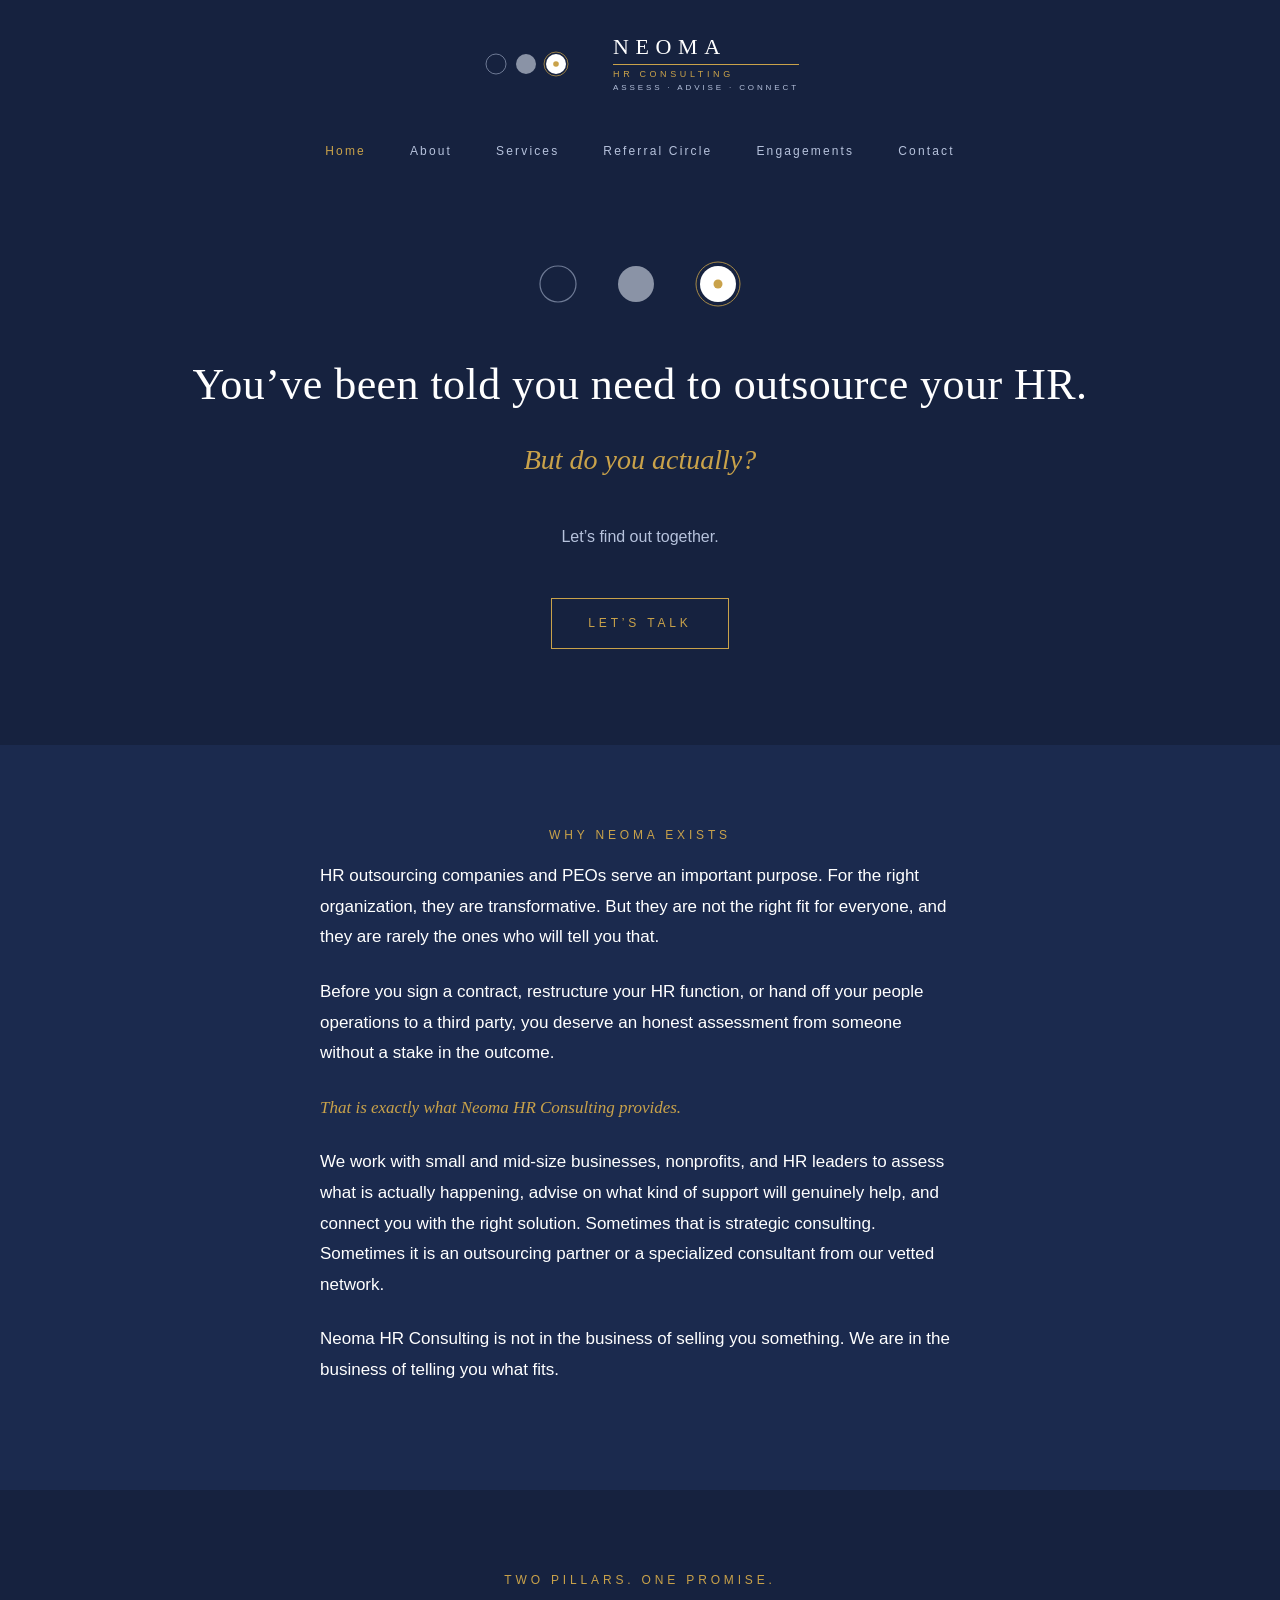
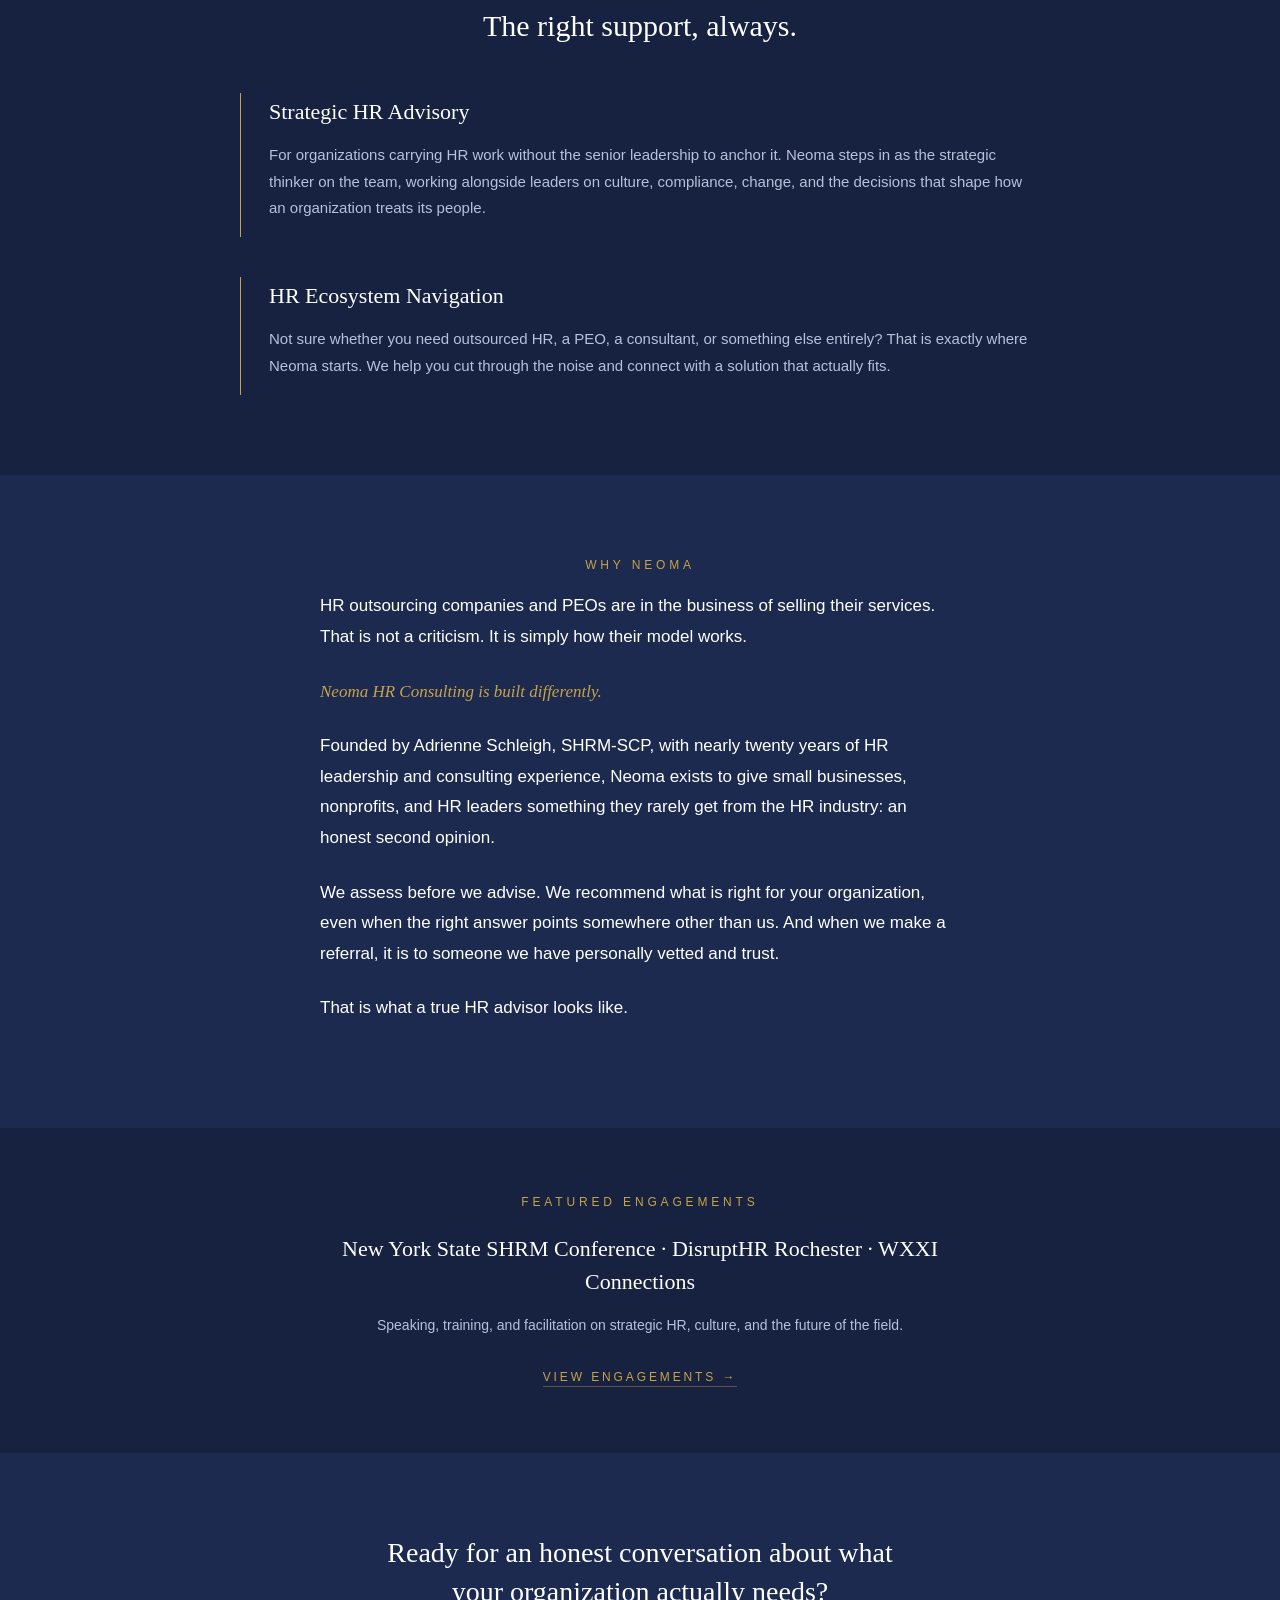
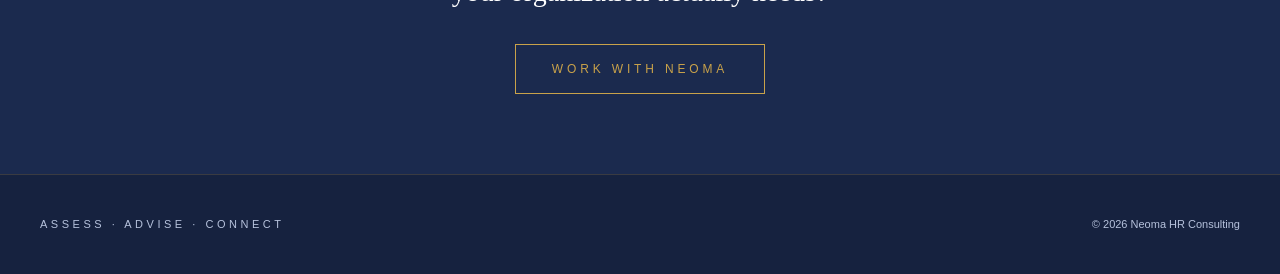
<file: index.html>
<!DOCTYPE html>
<html lang="en">
<head>
  <meta charset="UTF-8">
  <meta name="viewport" content="width=device-width, initial-scale=1.0">
  <title>Neoma HR Consulting · Strategic HR Advisory for Small Business & Nonprofits</title>
  <meta name="description" content="Independent strategic HR consulting for small businesses, nonprofits, and HR leaders. Honest advisory and ecosystem navigation. Rochester, NY.">
  <meta name="author" content="Adrienne Schleigh, Neoma HR Consulting">
  
  <meta property="og:type" content="website">
  <meta property="og:url" content="https://neomahr.com/">
  <meta property="og:title" content="Neoma HR Consulting · Assess. Advise. Connect.">
  <meta property="og:description" content="An honest second opinion for small businesses, nonprofits, and HR leaders weighing what kind of HR support actually fits.">
  <meta property="og:image" content="https://neomahr.com/assets/images/og-image.png">
  <meta property="og:site_name" content="Neoma HR Consulting">
  
  <meta name="twitter:card" content="summary_large_image">
  <meta name="twitter:title" content="Neoma HR Consulting · Assess. Advise. Connect.">
  <meta name="twitter:description" content="An honest second opinion for small businesses, nonprofits, and HR leaders weighing what kind of HR support actually fits.">
  <meta name="twitter:image" content="https://neomahr.com/assets/images/og-image.png">
  
  <link rel="icon" type="image/svg+xml" href="assets/images/favicon.svg">
  <link rel="icon" type="image/png" sizes="32x32" href="assets/images/favicon-32.png">
  <link rel="apple-touch-icon" sizes="180x180" href="assets/images/favicon-180.png">
  
  <link rel="canonical" href="https://neomahr.com/">
  
  <link rel="stylesheet" href="assets/styles.css">
  
  <script type="application/ld+json">
{
  "@context": "https://schema.org",
  "@type": "ProfessionalService",
  "name": "Neoma HR Consulting",
  "alternateName": "Neoma",
  "description": "Independent strategic HR consulting for small businesses, nonprofits, and HR leaders. Advisory and ecosystem navigation.",
  "url": "https://neomahr.com/",
  "logo": "https://neomahr.com/assets/images/og-image.png",
  "image": "https://neomahr.com/assets/images/og-image.png",
  "founder": {
    "@type": "Person",
    "name": "Adrienne Schleigh",
    "jobTitle": "Founder and Principal Consultant",
    "honorificSuffix": "SHRM-SCP",
    "sameAs": "https://www.linkedin.com/in/adrienne-schleigh-shrm-scp/"
  },
  "address": {
    "@type": "PostalAddress",
    "addressLocality": "Rochester",
    "addressRegion": "NY",
    "addressCountry": "US"
  },
  "areaServed": [
    {"@type": "Country", "name": "United States"},
    {"@type": "State", "name": "New York"}
  ],
  "slogan": "Assess. Advise. Connect.",
  "email": "hello@neomahr.com",
  "knowsAbout": [
    "Human Resources Consulting",
    "Strategic HR Advisory",
    "Nonprofit HR",
    "Organizational Development",
    "Change Management",
    "Compliance",
    "Workforce Strategy"
  ],
  "hasOfferCatalog": {
    "@type": "OfferCatalog",
    "name": "Neoma HR Consulting Services",
    "itemListElement": [
      {
        "@type": "Offer",
        "itemOffered": {
          "@type": "Service",
          "name": "Strategic HR Advisory",
          "description": "Senior HR thinking for organizations that do not need a full-time HR executive."
        }
      },
      {
        "@type": "Offer",
        "itemOffered": {
          "@type": "Service",
          "name": "HR Ecosystem Navigation",
          "description": "Helping organizations figure out what kind of HR support actually fits them."
        }
      }
    ]
  }
}
</script>
</head>
<body>

<a href="#main-content" class="skip-link">Skip to content</a>

<header class="site-header">
  <a href="index.html" class="logo-lockup">
    <svg width="106" height="30" viewBox="0 0 106 30" xmlns="http://www.w3.org/2000/svg" aria-label="Neoma logo">
      <circle cx="15" cy="15" r="10" fill="none" stroke="#6E7A95" stroke-width="1"/>
      <circle cx="45" cy="15" r="10" fill="#8A93A6"/>
      <circle cx="75" cy="15" r="12" fill="none" stroke="#C9A24A" stroke-width="0.7"/>
      <circle cx="75" cy="15" r="10" fill="#FFFFFF"/>
      <circle cx="75" cy="15" r="2.8" fill="#C9A24A"/>
    </svg>
    <div class="wordmark">
      <div class="name">NEOMA</div>
      <div class="rule"></div>
      <div class="descriptor">HR CONSULTING</div>
      <div class="tagline">ASSESS &middot; ADVISE &middot; CONNECT</div>
    </div>
  </a>
</header>

<nav class="site-nav">
  <div class="nav-items">
    <a href="index.html" class="active">Home</a>
    <a href="about.html">About</a>
    <a href="services.html">Services</a>
    <a href="referral-circle.html">Referral Circle</a>
    <a href="engagements.html">Engagements</a>
    <a href="contact.html">Contact</a>
  </div>
</nav>

<main id="main-content">

<section class="hero">
  <div class="moon-row">
    <svg aria-hidden="true" width="42" height="42" viewBox="0 0 42 42"><circle cx="21" cy="21" r="18" fill="none" stroke="#6E7A95" stroke-width="1.2"/></svg>
    <svg aria-hidden="true" width="42" height="42" viewBox="0 0 42 42"><circle cx="21" cy="21" r="18" fill="#8A93A6"/></svg>
    <svg aria-hidden="true" width="50" height="50" viewBox="0 0 50 50">
      <circle cx="25" cy="25" r="22" fill="none" stroke="#C9A24A" stroke-width="0.8"/>
      <circle cx="25" cy="25" r="18" fill="#FFFFFF"/>
      <circle cx="25" cy="25" r="4.5" fill="#C9A24A"/>
    </svg>
  </div>

  <h1>You&rsquo;ve been told you need to outsource your HR.</h1>
  <p class="question">But do you actually?</p>
  <p class="invitation">Let&rsquo;s find out together.</p>

  <a href="contact.html" class="btn">Let&rsquo;s Talk</a>
</section>

<section class="section section-light">
  <div class="section-narrow">
    <p class="eyebrow">Why Neoma Exists</p>
    <div class="prose">
      <p>HR outsourcing companies and PEOs serve an important purpose. For the right organization, they are transformative. But they are not the right fit for everyone, and they are rarely the ones who will tell you that.</p>
      <p>Before you sign a contract, restructure your HR function, or hand off your people operations to a third party, you deserve an honest assessment from someone without a stake in the outcome.</p>
      <p class="italic-gold">That is exactly what Neoma HR Consulting provides.</p>
      <p>We work with small and mid-size businesses, nonprofits, and HR leaders to assess what is actually happening, advise on what kind of support will genuinely help, and connect you with the right solution. Sometimes that is strategic consulting. Sometimes it is an outsourcing partner or a specialized consultant from our vetted network.</p>
      <p>Neoma HR Consulting is not in the business of selling you something. We are in the business of telling you what fits.</p>
    </div>
  </div>
</section>

<section class="section">
  <div class="section-medium">
    <p class="eyebrow">Two Pillars. One Promise.</p>
    <h2>The right support, always.</h2>

    <div class="pillars">
      <div class="pillar">
        <h3><a href="services.html" style="color: inherit; text-decoration: none;">Strategic HR Advisory</a></h3>
        <p>For organizations carrying HR work without the senior leadership to anchor it. Neoma steps in as the strategic thinker on the team, working alongside leaders on culture, compliance, change, and the decisions that shape how an organization treats its people.</p>
      </div>
      <div class="pillar">
        <h3><a href="services.html" style="color: inherit; text-decoration: none;">HR Ecosystem Navigation</a></h3>
        <p>Not sure whether you need outsourced HR, a PEO, a consultant, or something else entirely? That is exactly where Neoma starts. We help you cut through the noise and connect with a solution that actually fits.</p>
      </div>
    </div>
  </div>
</section>

<section class="section section-light">
  <div class="section-narrow">
    <p class="eyebrow">Why Neoma</p>
    <div class="prose">
      <p>HR outsourcing companies and PEOs are in the business of selling their services. That is not a criticism. It is simply how their model works.</p>
      <p class="italic-gold">Neoma HR Consulting is built differently.</p>
      <p>Founded by Adrienne Schleigh, SHRM-SCP, with nearly twenty years of HR leadership and consulting experience, Neoma exists to give small businesses, nonprofits, and HR leaders something they rarely get from the HR industry: an honest second opinion.</p>
      <p>We assess before we advise. We recommend what is right for your organization, even when the right answer points somewhere other than us. And when we make a referral, it is to someone we have personally vetted and trust.</p>
      <p>That is what a true HR advisor looks like.</p>
    </div>
  </div>
</section>

<section class="section" style="padding-top: 4rem; padding-bottom: 4rem;">
  <div class="section-narrow" style="text-align: center;">
    <p class="eyebrow" style="margin-bottom: 1.25rem;">Featured Engagements</p>
    <p style="font-family: var(--serif); font-size: 22px; font-weight: 400; color: #FFFFFF; line-height: 1.5; margin: 0 0 1rem;">New York State SHRM Conference &middot; DisruptHR Rochester &middot; WXXI Connections</p>
    <p style="font-size: 14px; color: var(--moon-light); margin: 0 0 1.5rem;">Speaking, training, and facilitation on strategic HR, culture, and the future of the field.</p>
    <a href="engagements.html" style="font-size: 12px; letter-spacing: 0.24em; color: var(--gold); text-transform: uppercase; border-bottom: 0.5px solid rgba(201, 162, 74, 0.4); padding-bottom: 2px;">View Engagements &rarr;</a>
  </div>
</section>

<section class="cta-section">
  <h2>Ready for an honest conversation about what your organization actually needs?</h2>
  <a href="contact.html" class="btn">Work With Neoma</a>
</section>

</main>

<footer class="site-footer">
  <div class="tagline-footer">ASSESS &middot; ADVISE &middot; CONNECT</div>
  <div class="copyright">&copy; <span id="current-year">2026</span> Neoma HR Consulting</div>
</footer>

<script>document.getElementById('current-year').textContent = new Date().getFullYear();</script>

</body>
</html>
</file>
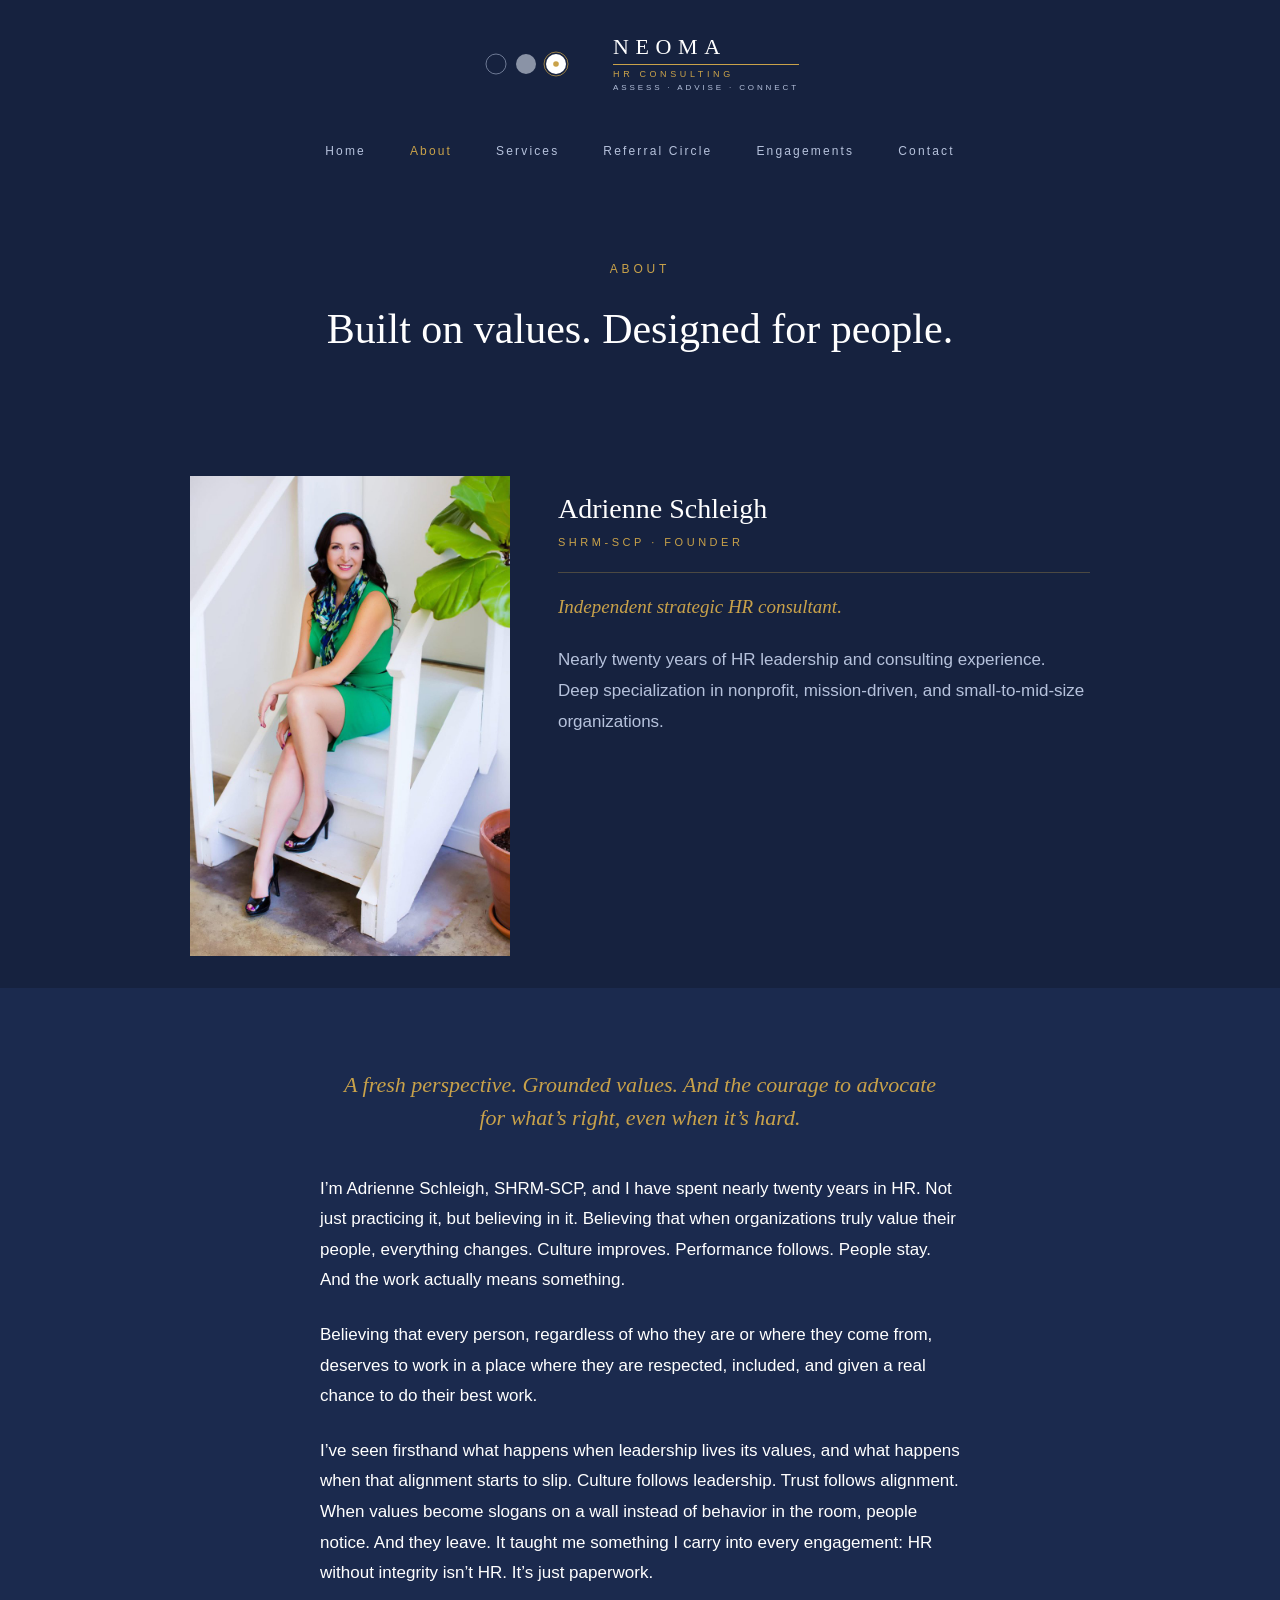
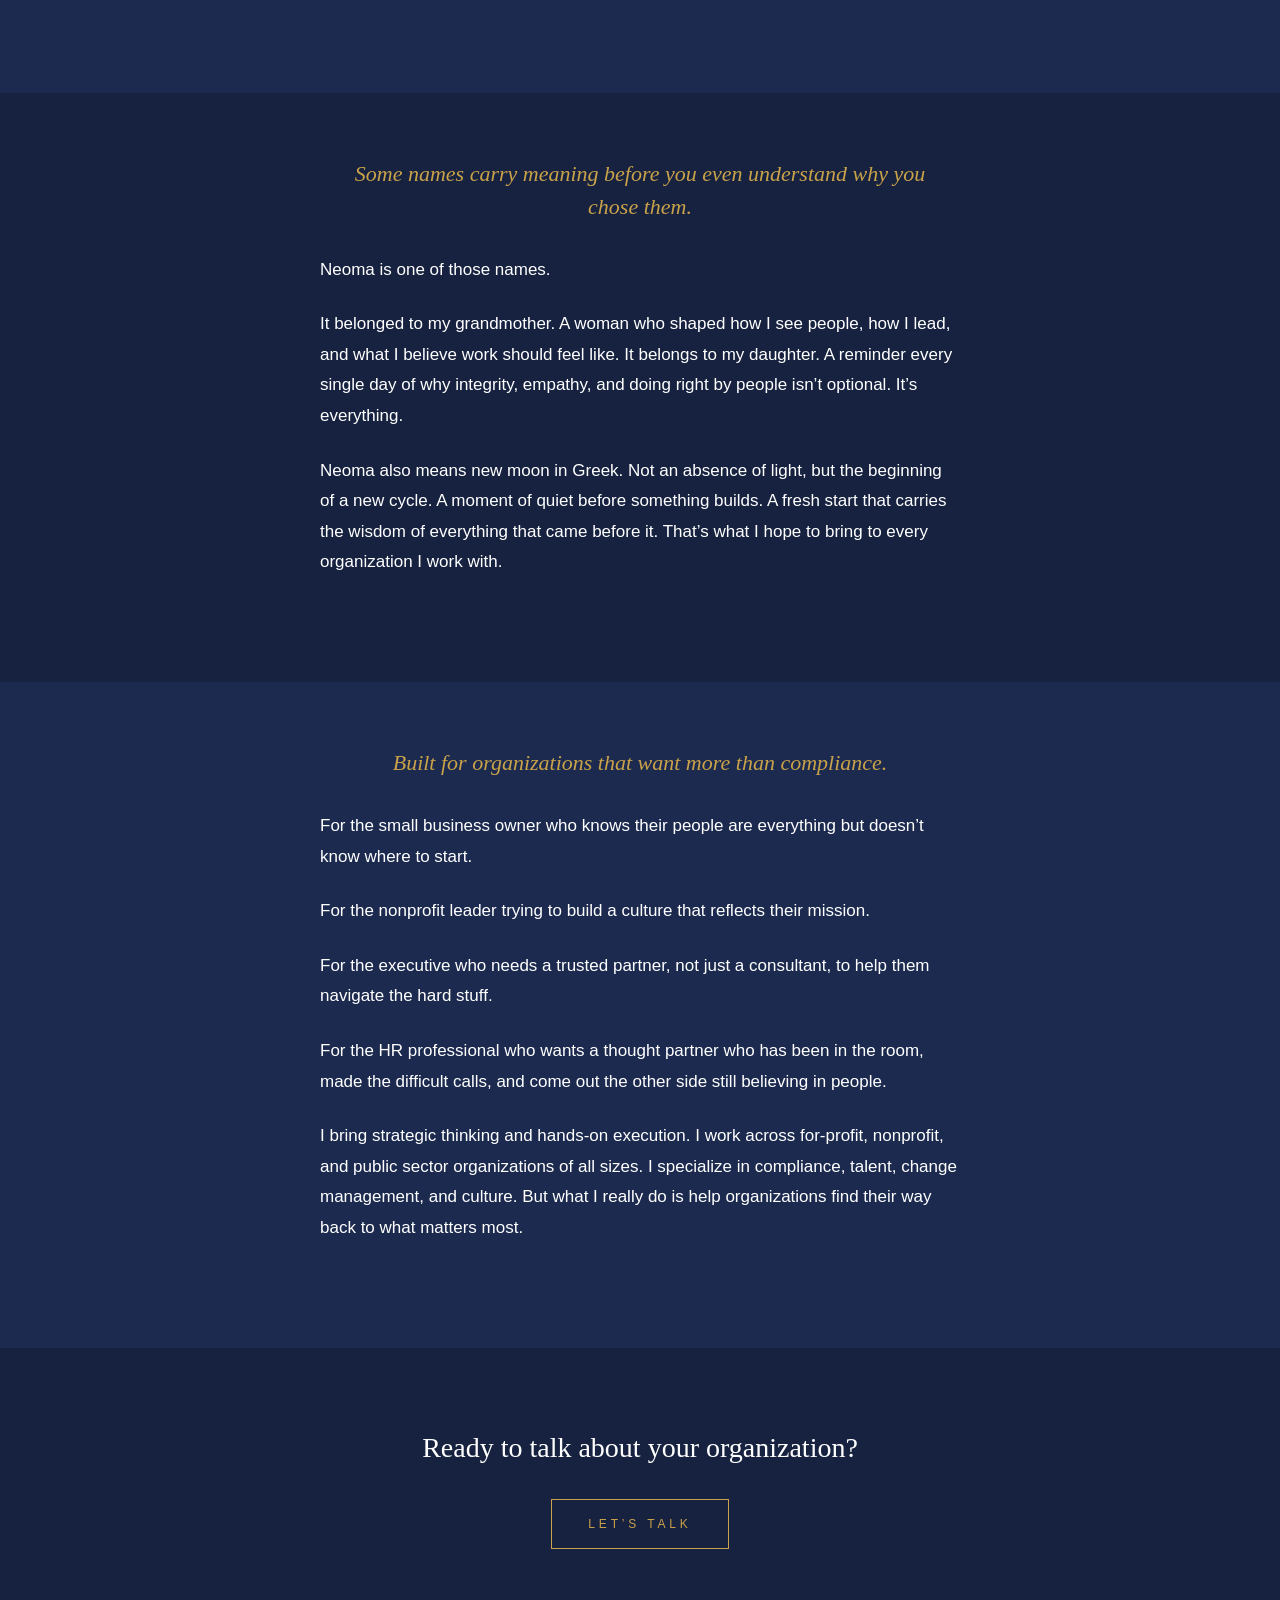
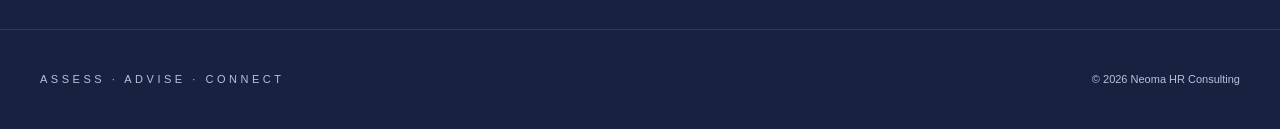
<file: about.html>
<!DOCTYPE html>
<html lang="en">
<head>
  <meta charset="UTF-8">
  <meta name="viewport" content="width=device-width, initial-scale=1.0">
  <title>About Adrienne Schleigh, SHRM-SCP · Neoma HR Consulting</title>
  <meta name="description" content="Adrienne Schleigh, SHRM-SCP, founded Neoma HR Consulting after nearly twenty years of HR leadership. Built on values. Designed for people. Based in Rochester, NY.">
  <meta name="author" content="Adrienne Schleigh, Neoma HR Consulting">
  
  <meta property="og:type" content="website">
  <meta property="og:url" content="https://neomahr.com/about.html">
  <meta property="og:title" content="About Adrienne Schleigh · Neoma HR Consulting">
  <meta property="og:description" content="Adrienne Schleigh, SHRM-SCP. Nearly twenty years of HR leadership and consulting, in service of organizations that want more than compliance.">
  <meta property="og:image" content="https://neomahr.com/assets/images/og-image.png">
  <meta property="og:site_name" content="Neoma HR Consulting">
  
  <meta name="twitter:card" content="summary_large_image">
  <meta name="twitter:title" content="About Adrienne Schleigh · Neoma HR Consulting">
  <meta name="twitter:description" content="Adrienne Schleigh, SHRM-SCP. Nearly twenty years of HR leadership and consulting, in service of organizations that want more than compliance.">
  <meta name="twitter:image" content="https://neomahr.com/assets/images/og-image.png">
  
  <link rel="icon" type="image/svg+xml" href="assets/images/favicon.svg">
  <link rel="icon" type="image/png" sizes="32x32" href="assets/images/favicon-32.png">
  <link rel="apple-touch-icon" sizes="180x180" href="assets/images/favicon-180.png">
  
  <link rel="canonical" href="https://neomahr.com/about.html">
  
  <link rel="stylesheet" href="assets/styles.css">
  
  <script type="application/ld+json">
{
  "@context": "https://schema.org",
  "@type": "Person",
  "name": "Adrienne Schleigh",
  "honorificSuffix": "SHRM-SCP",
  "jobTitle": "Founder and Principal Consultant",
  "worksFor": {
    "@type": "ProfessionalService",
    "name": "Neoma HR Consulting",
    "url": "https://neomahr.com/"
  },
  "url": "https://neomahr.com/about.html",
  "image": "https://neomahr.com/assets/images/adrienne-portrait.jpg",
  "sameAs": "https://www.linkedin.com/in/adrienne-schleigh-shrm-scp/",
  "address": {
    "@type": "PostalAddress",
    "addressLocality": "Rochester",
    "addressRegion": "NY",
    "addressCountry": "US"
  },
  "knowsAbout": [
    "Strategic HR Advisory",
    "Nonprofit HR",
    "Change Management",
    "Compliance",
    "Organizational Culture"
  ]
}
</script>
</head>
<body>

<a href="#main-content" class="skip-link">Skip to content</a>

<header class="site-header">
  <a href="index.html" class="logo-lockup">
    <svg width="106" height="30" viewBox="0 0 106 30" xmlns="http://www.w3.org/2000/svg" aria-label="Neoma logo">
      <circle cx="15" cy="15" r="10" fill="none" stroke="#6E7A95" stroke-width="1"/>
      <circle cx="45" cy="15" r="10" fill="#8A93A6"/>
      <circle cx="75" cy="15" r="12" fill="none" stroke="#C9A24A" stroke-width="0.7"/>
      <circle cx="75" cy="15" r="10" fill="#FFFFFF"/>
      <circle cx="75" cy="15" r="2.8" fill="#C9A24A"/>
    </svg>
    <div class="wordmark">
      <div class="name">NEOMA</div>
      <div class="rule"></div>
      <div class="descriptor">HR CONSULTING</div>
      <div class="tagline">ASSESS &middot; ADVISE &middot; CONNECT</div>
    </div>
  </a>
</header>

<nav class="site-nav">
  <div class="nav-items">
    <a href="index.html">Home</a>
    <a href="about.html" class="active">About</a>
    <a href="services.html">Services</a>
    <a href="referral-circle.html">Referral Circle</a>
    <a href="engagements.html">Engagements</a>
    <a href="contact.html">Contact</a>
  </div>
</nav>

<main id="main-content">

<div class="page-header" style="padding-bottom: 2rem;">
  <p class="eyebrow">About</p>
  <h1>Built on values. Designed for people.</h1>
</div>

<div class="portrait-section">
  <div class="portrait-grid">
    <div class="portrait-frame">
      <img src="assets/images/adrienne-portrait.jpg" alt="Adrienne Schleigh, SHRM-SCP, founder of Neoma HR Consulting and independent strategic HR consultant based in Rochester, NY" class="portrait">
    </div>
    <div class="portrait-text">
      <p class="name">Adrienne Schleigh</p>
      <p class="credentials">SHRM-SCP &middot; Founder</p>
      <p class="role">Independent strategic HR consultant.</p>
      <p class="intro" style="font-size: 17px; line-height: 1.8;">Nearly twenty years of HR leadership and consulting experience. Deep specialization in nonprofit, mission-driven, and small-to-mid-size organizations.</p>
    </div>
  </div>
</div>

<section class="section section-light">
  <div class="section-narrow">
    <div class="prose">
      <p class="italic-gold" style="text-align: center; margin-bottom: 2.5rem; font-size: 22px; max-width: 600px; margin-left: auto; margin-right: auto; line-height: 1.5;">A fresh perspective. Grounded values. And the courage to advocate for what&rsquo;s right, even when it&rsquo;s hard.</p>
      <p>I&rsquo;m Adrienne Schleigh, SHRM-SCP, and I have spent nearly twenty years in HR. Not just practicing it, but believing in it. Believing that when organizations truly value their people, everything changes. Culture improves. Performance follows. People stay. And the work actually means something.</p>
      <p>Believing that every person, regardless of who they are or where they come from, deserves to work in a place where they are respected, included, and given a real chance to do their best work.</p>
      <p>I&rsquo;ve seen firsthand what happens when leadership lives its values, and what happens when that alignment starts to slip. Culture follows leadership. Trust follows alignment. When values become slogans on a wall instead of behavior in the room, people notice. And they leave. It taught me something I carry into every engagement: HR without integrity isn&rsquo;t HR. It&rsquo;s just paperwork.</p>
    </div>
  </div>
</section>

<div style="text-align: center; padding: 4rem 2.5rem 0;">
  <p style="font-family: var(--serif); font-style: italic; font-size: 22px; color: var(--gold); margin: 0 auto; max-width: 600px; line-height: 1.5;">Some names carry meaning before you even understand why you chose them.</p>
</div>

<section class="section" style="padding-top: 2rem;">
  <div class="section-narrow">
    <div class="prose">
      <p>Neoma is one of those names.</p>
      <p>It belonged to my grandmother. A woman who shaped how I see people, how I lead, and what I believe work should feel like. It belongs to my daughter. A reminder every single day of why integrity, empathy, and doing right by people isn&rsquo;t optional. It&rsquo;s everything.</p>
      <p>Neoma also means new moon in Greek. Not an absence of light, but the beginning of a new cycle. A moment of quiet before something builds. A fresh start that carries the wisdom of everything that came before it. That&rsquo;s what I hope to bring to every organization I work with.</p>
    </div>
  </div>
</section>

<div style="text-align: center; padding: 4rem 2.5rem 0; background: var(--navy-light);">
  <p style="font-family: var(--serif); font-style: italic; font-size: 22px; color: var(--gold); margin: 0 auto; max-width: 600px; line-height: 1.5;">Built for organizations that want more than compliance.</p>
</div>

<section class="section section-light" style="padding-top: 2rem;">
  <div class="section-narrow">
    <div class="prose">
      <p>For the small business owner who knows their people are everything but doesn&rsquo;t know where to start.</p>
      <p>For the nonprofit leader trying to build a culture that reflects their mission.</p>
      <p>For the executive who needs a trusted partner, not just a consultant, to help them navigate the hard stuff.</p>
      <p>For the HR professional who wants a thought partner who has been in the room, made the difficult calls, and come out the other side still believing in people.</p>
      <p>I bring strategic thinking and hands-on execution. I work across for-profit, nonprofit, and public sector organizations of all sizes. I specialize in compliance, talent, change management, and culture. But what I really do is help organizations find their way back to what matters most.</p>
    </div>
  </div>
</section>

<section class="cta-section" style="background: var(--navy);">
  <h2>Ready to talk about your organization?</h2>
  <a href="contact.html" class="btn">Let&rsquo;s Talk</a>
</section>

</main>

<footer class="site-footer">
  <div class="tagline-footer">ASSESS &middot; ADVISE &middot; CONNECT</div>
  <div class="copyright">&copy; <span id="current-year">2026</span> Neoma HR Consulting</div>
</footer>

<script>document.getElementById('current-year').textContent = new Date().getFullYear();</script>

</body>
</html>
</file>
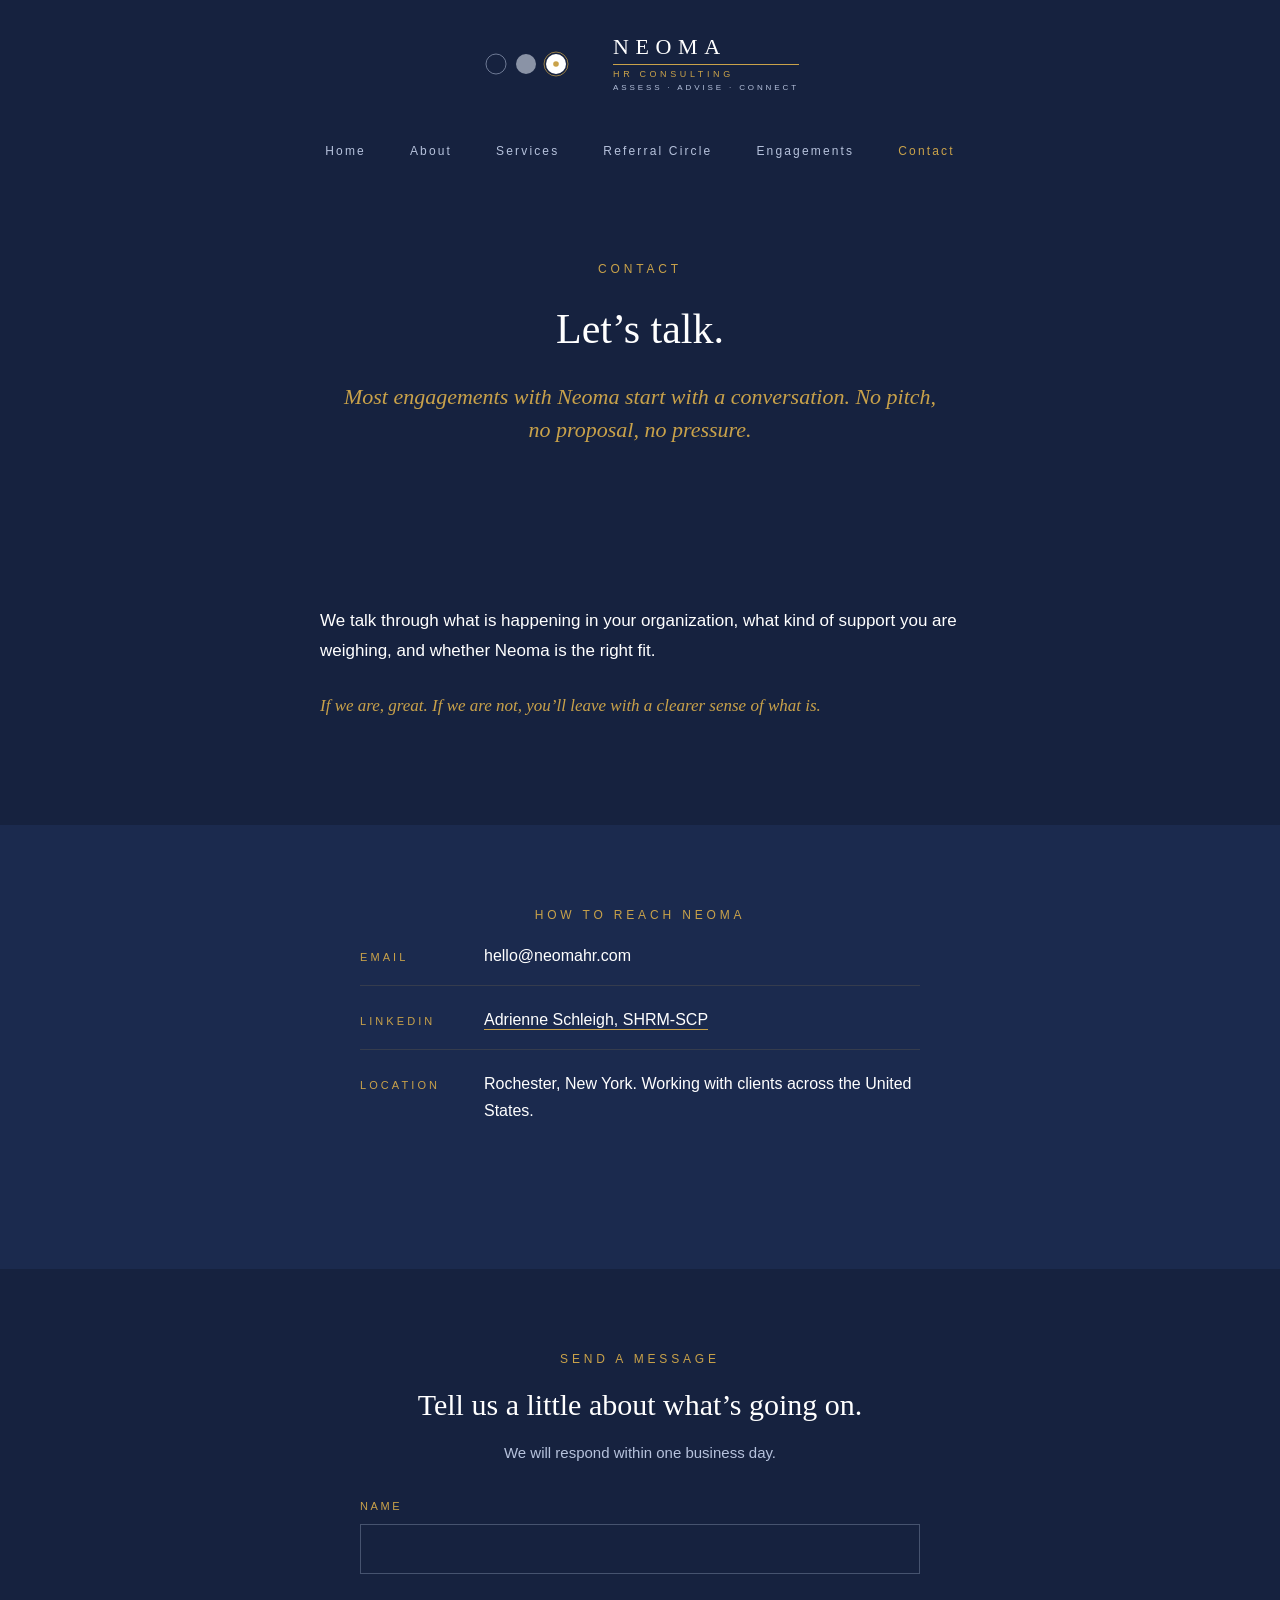
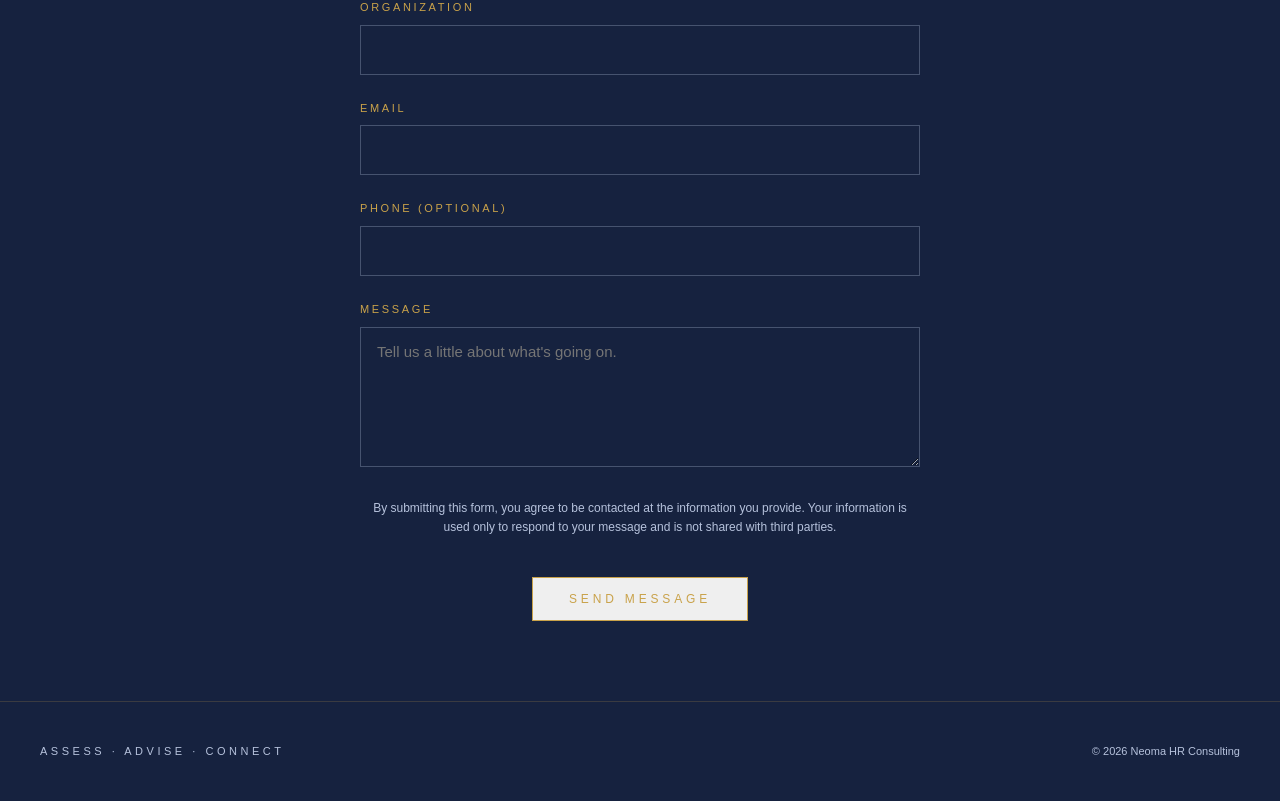
<file: contact.html>
<!DOCTYPE html>
<html lang="en">
<head>
  <meta charset="UTF-8">
  <meta name="viewport" content="width=device-width, initial-scale=1.0">
  <title>Contact Neoma HR Consulting · Rochester, NY</title>
  <meta name="description" content="Reach Neoma HR Consulting about strategic advisory, speaking, training, or facilitation. Based in Rochester, NY. Working with clients nationwide.">
  <meta name="author" content="Adrienne Schleigh, Neoma HR Consulting">
  
  <meta property="og:type" content="website">
  <meta property="og:url" content="https://neomahr.com/contact.html">
  <meta property="og:title" content="Contact · Neoma HR Consulting">
  <meta property="og:description" content="Most engagements with Neoma start with a conversation. Reach out.">
  <meta property="og:image" content="https://neomahr.com/assets/images/og-image.png">
  <meta property="og:site_name" content="Neoma HR Consulting">
  
  <meta name="twitter:card" content="summary_large_image">
  <meta name="twitter:title" content="Contact · Neoma HR Consulting">
  <meta name="twitter:description" content="Most engagements with Neoma start with a conversation. Reach out.">
  <meta name="twitter:image" content="https://neomahr.com/assets/images/og-image.png">
  
  <link rel="icon" type="image/svg+xml" href="assets/images/favicon.svg">
  <link rel="icon" type="image/png" sizes="32x32" href="assets/images/favicon-32.png">
  <link rel="apple-touch-icon" sizes="180x180" href="assets/images/favicon-180.png">
  
  <link rel="canonical" href="https://neomahr.com/contact.html">
  
  <link rel="stylesheet" href="assets/styles.css">
</head>
<body>

<a href="#main-content" class="skip-link">Skip to content</a>

<header class="site-header">
  <a href="index.html" class="logo-lockup">
    <svg width="106" height="30" viewBox="0 0 106 30" xmlns="http://www.w3.org/2000/svg" aria-label="Neoma logo">
      <circle cx="15" cy="15" r="10" fill="none" stroke="#6E7A95" stroke-width="1"/>
      <circle cx="45" cy="15" r="10" fill="#8A93A6"/>
      <circle cx="75" cy="15" r="12" fill="none" stroke="#C9A24A" stroke-width="0.7"/>
      <circle cx="75" cy="15" r="10" fill="#FFFFFF"/>
      <circle cx="75" cy="15" r="2.8" fill="#C9A24A"/>
    </svg>
    <div class="wordmark">
      <div class="name">NEOMA</div>
      <div class="rule"></div>
      <div class="descriptor">HR CONSULTING</div>
      <div class="tagline">ASSESS &middot; ADVISE &middot; CONNECT</div>
    </div>
  </a>
</header>

<nav class="site-nav">
  <div class="nav-items">
    <a href="index.html">Home</a>
    <a href="about.html">About</a>
    <a href="services.html">Services</a>
    <a href="referral-circle.html">Referral Circle</a>
    <a href="engagements.html">Engagements</a>
    <a href="contact.html" class="active">Contact</a>
  </div>
</nav>

<main id="main-content">

<div class="page-header">
  <p class="eyebrow">Contact</p>
  <h1>Let&rsquo;s talk.</h1>
  <p class="subtitle">Most engagements with Neoma start with a conversation. No pitch, no proposal, no pressure.</p>
</div>

<section class="section">
  <div class="section-narrow">
    <div class="prose">
      <p>We talk through what is happening in your organization, what kind of support you are weighing, and whether Neoma is the right fit.</p>
      <p class="italic-gold">If we are, great. If we are not, you&rsquo;ll leave with a clearer sense of what is.</p>
    </div>
  </div>
</section>

<section class="section section-light">
  <div class="section-narrow">
    <p class="eyebrow">How to Reach Neoma</p>
    <div class="contact-info">
      <div class="contact-info-row">
        <div class="label">Email</div>
        <div class="value">hello@neomahr.com</div>
      </div>
      <div class="contact-info-row">
        <div class="label">LinkedIn</div>
        <div class="value"><a href="https://www.linkedin.com/in/adrienne-schleigh-shrm-scp/" target="_blank" rel="noopener" style="color: #FFFFFF; border-bottom: 0.5px solid var(--gold); padding-bottom: 1px;">Adrienne Schleigh, SHRM-SCP</a></div>
      </div>
      <div class="contact-info-row">
        <div class="label">Location</div>
        <div class="value">Rochester, New York. Working with clients across the United States.</div>
      </div>
    </div>
  </div>
</section>

<section class="section">
  <div class="section-narrow">
    <p class="eyebrow">Send a Message</p>
    <h2 style="margin-bottom: 1rem;">Tell us a little about what&rsquo;s going on.</h2>
    <p style="text-align: center; color: var(--moon-light); margin: 0 0 2rem; font-size: 15px;">We will respond within one business day.</p>

    <form class="contact-form" action="https://formspree.io/f/xwvyplez" method="POST">
      <div style="position: absolute; left: -9999px;" aria-hidden="true">
        <label for="website">Website (leave blank)</label>
        <input type="text" id="website" name="_gotcha" tabindex="-1" autocomplete="off">
      </div>

      <label for="name">Name</label>
      <input type="text" id="name" name="name" required autocomplete="name">

      <label for="organization">Organization</label>
      <input type="text" id="organization" name="organization" autocomplete="organization">

      <label for="email">Email</label>
      <input type="email" id="email" name="email" required autocomplete="email">

      <label for="phone">Phone (optional)</label>
      <input type="tel" id="phone" name="phone" autocomplete="tel">

      <label for="message">Message</label>
      <textarea id="message" name="message" required placeholder="Tell us a little about what's going on."></textarea>

      <p style="font-size: 12px; color: var(--moon-light); margin: 1.5rem 0 0; line-height: 1.6; text-align: center;">By submitting this form, you agree to be contacted at the information you provide. Your information is used only to respond to your message and is not shared with third parties.</p>

      <div class="submit-row">
        <button type="submit" class="btn">Send Message</button>
      </div>
    </form>
  </div>
</section>

</main>

<footer class="site-footer">
  <div class="tagline-footer">ASSESS &middot; ADVISE &middot; CONNECT</div>
  <div class="copyright">&copy; <span id="current-year">2026</span> Neoma HR Consulting</div>
</footer>

<script>document.getElementById('current-year').textContent = new Date().getFullYear();</script>

</body>
</html>
</file>
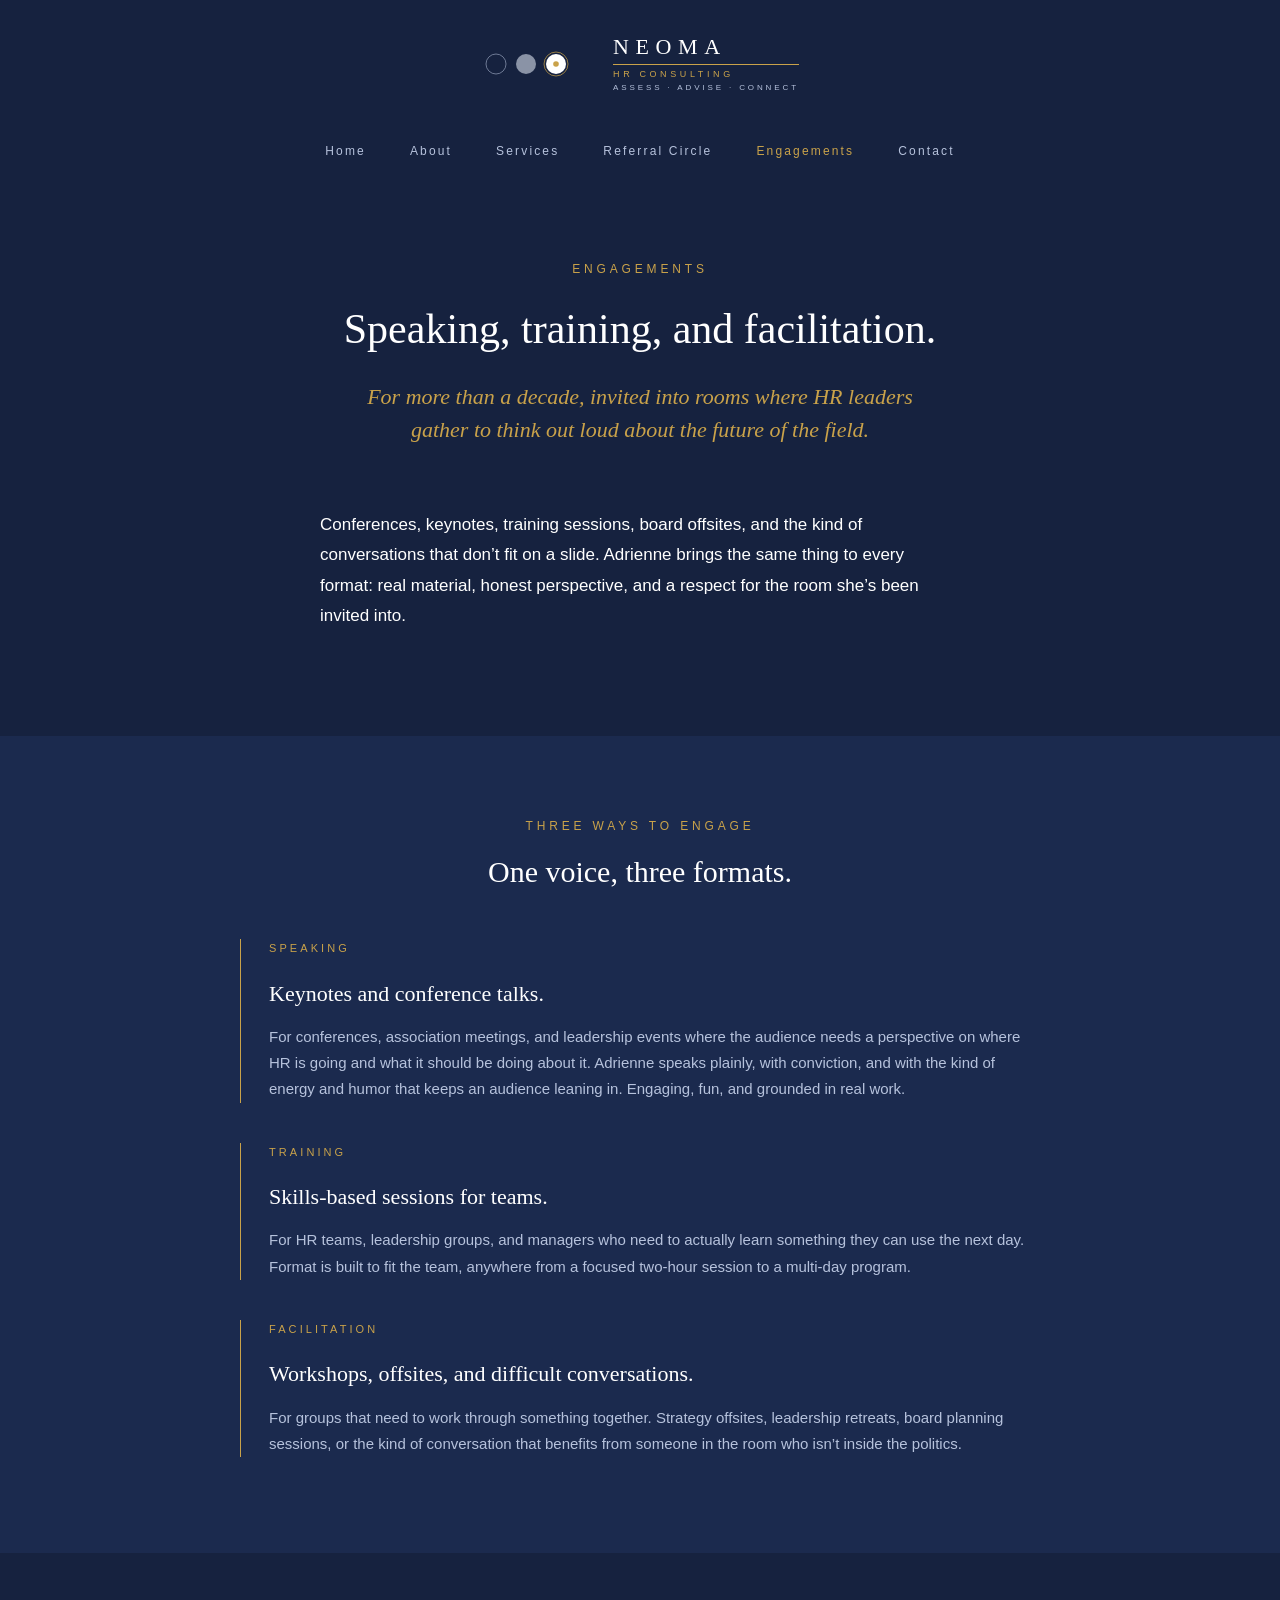
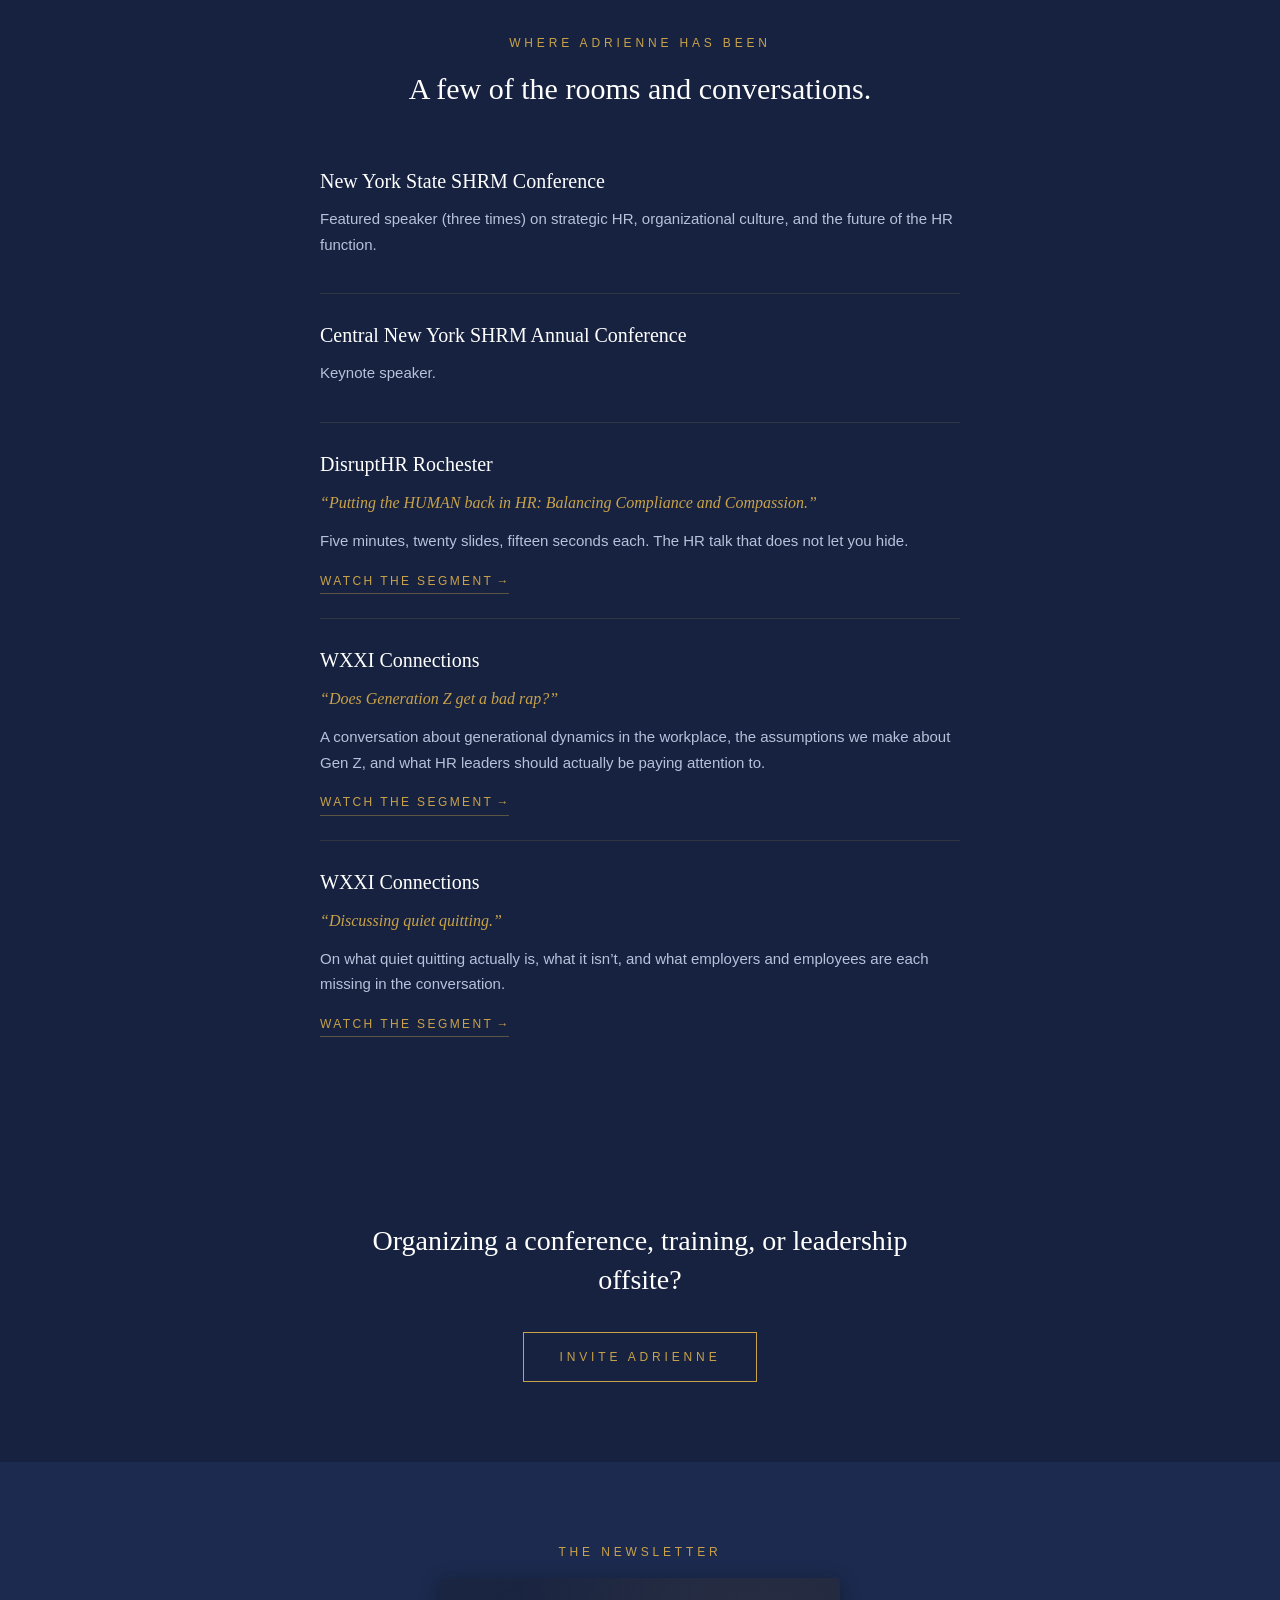
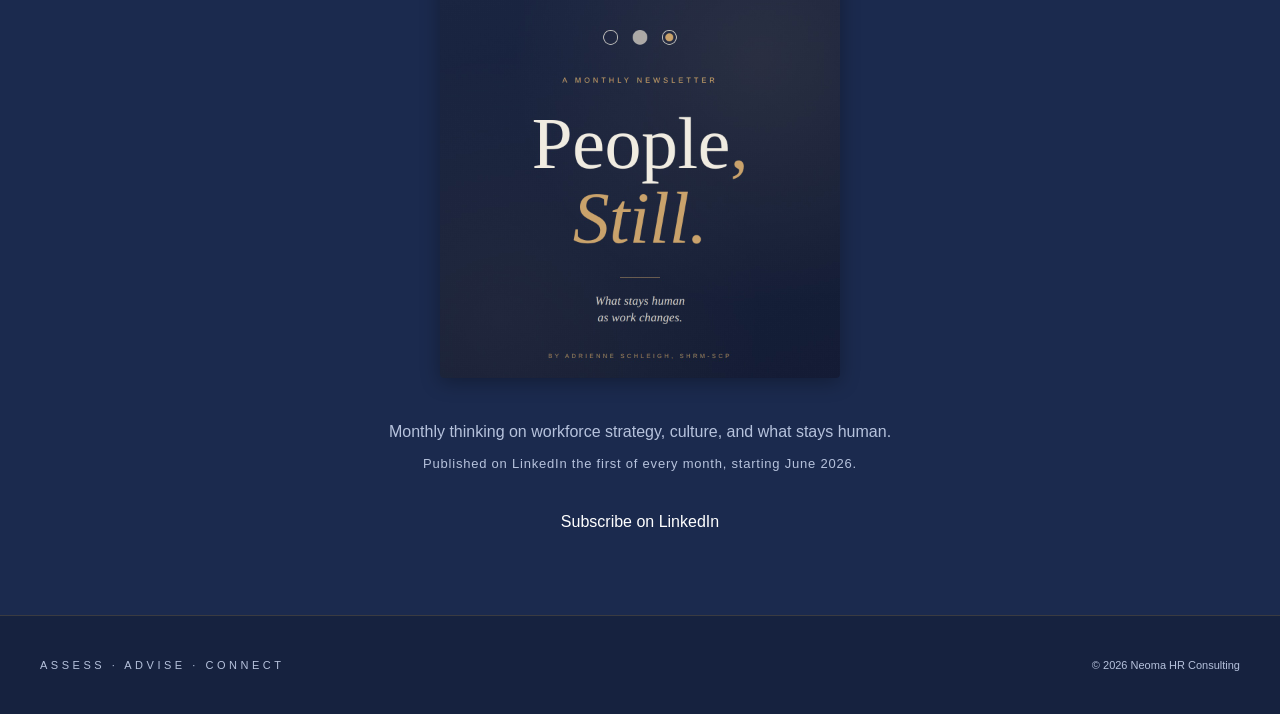
<file: engagements.html>
<!DOCTYPE html>
<html lang="en">
<head>
  <meta charset="UTF-8">
  <meta name="viewport" content="width=device-width, initial-scale=1.0">
  <title>Speaking, Training & Facilitation · Adrienne Schleigh, Neoma HR</title>
  <meta name="description" content="Engaging keynotes, training sessions, and facilitated workshops on strategic HR, culture, and the field. Featured at SHRM conferences, DisruptHR, and WXXI Connections.">
  <meta name="author" content="Adrienne Schleigh, Neoma HR Consulting">
  
  <meta property="og:type" content="website">
  <meta property="og:url" content="https://neomahr.com/engagements.html">
  <meta property="og:title" content="Speaking, Training & Facilitation · Neoma">
  <meta property="og:description" content="Keynotes, training sessions, and facilitated workshops on strategic HR, culture, and the future of the field.">
  <meta property="og:image" content="https://neomahr.com/assets/images/og-image.png">
  <meta property="og:site_name" content="Neoma HR Consulting">
  
  <meta name="twitter:card" content="summary_large_image">
  <meta name="twitter:title" content="Speaking, Training & Facilitation · Neoma">
  <meta name="twitter:description" content="Keynotes, training sessions, and facilitated workshops on strategic HR, culture, and the future of the field.">
  <meta name="twitter:image" content="https://neomahr.com/assets/images/og-image.png">
  
  <link rel="icon" type="image/svg+xml" href="assets/images/favicon.svg">
  <link rel="icon" type="image/png" sizes="32x32" href="assets/images/favicon-32.png">
  <link rel="apple-touch-icon" sizes="180x180" href="assets/images/favicon-180.png">
  
  <link rel="canonical" href="https://neomahr.com/engagements.html">
  
  <link rel="stylesheet" href="assets/styles.css">
</head>
<body>

<a href="#main-content" class="skip-link">Skip to content</a>

<header class="site-header">
  <a href="index.html" class="logo-lockup">
    <svg width="106" height="30" viewBox="0 0 106 30" xmlns="http://www.w3.org/2000/svg" aria-label="Neoma logo">
      <circle cx="15" cy="15" r="10" fill="none" stroke="#6E7A95" stroke-width="1"/>
      <circle cx="45" cy="15" r="10" fill="#8A93A6"/>
      <circle cx="75" cy="15" r="12" fill="none" stroke="#C9A24A" stroke-width="0.7"/>
      <circle cx="75" cy="15" r="10" fill="#FFFFFF"/>
      <circle cx="75" cy="15" r="2.8" fill="#C9A24A"/>
    </svg>
    <div class="wordmark">
      <div class="name">NEOMA</div>
      <div class="rule"></div>
      <div class="descriptor">HR CONSULTING</div>
      <div class="tagline">ASSESS &middot; ADVISE &middot; CONNECT</div>
    </div>
  </a>
</header>

<nav class="site-nav">
  <div class="nav-items">
    <a href="index.html">Home</a>
    <a href="about.html">About</a>
    <a href="services.html">Services</a>
    <a href="referral-circle.html">Referral Circle</a>
    <a href="engagements.html" class="active">Engagements</a>
    <a href="contact.html">Contact</a>
  </div>
</nav>

<main id="main-content">

<div class="page-header" style="padding-bottom: 2rem;">
  <p class="eyebrow">Engagements</p>
  <h1>Speaking, training, and facilitation.</h1>
  <p class="subtitle">For more than a decade, invited into rooms where HR leaders gather to think out loud about the future of the field.</p>
</div>

<section class="section" style="padding-top: 2rem;">
  <div class="section-narrow">
    <div class="prose">
      <p>Conferences, keynotes, training sessions, board offsites, and the kind of conversations that don&rsquo;t fit on a slide. Adrienne brings the same thing to every format: real material, honest perspective, and a respect for the room she&rsquo;s been invited into.</p>
    </div>
  </div>
</section>

<section class="section section-light">
  <div class="section-medium">
    <p class="eyebrow">Three Ways to Engage</p>
    <h2 style="margin-bottom: 3rem;">One voice, three formats.</h2>

    <div class="pillar" style="margin-bottom: 2.5rem;">
      <p class="label">Speaking</p>
      <h3 style="font-size: 22px;">Keynotes and conference talks.</h3>
      <p>For conferences, association meetings, and leadership events where the audience needs a perspective on where HR is going and what it should be doing about it. Adrienne speaks plainly, with conviction, and with the kind of energy and humor that keeps an audience leaning in. Engaging, fun, and grounded in real work.</p>
    </div>

    <div class="pillar" style="margin-bottom: 2.5rem;">
      <p class="label">Training</p>
      <h3 style="font-size: 22px;">Skills-based sessions for teams.</h3>
      <p>For HR teams, leadership groups, and managers who need to actually learn something they can use the next day. Format is built to fit the team, anywhere from a focused two-hour session to a multi-day program.</p>
    </div>

    <div class="pillar">
      <p class="label">Facilitation</p>
      <h3 style="font-size: 22px;">Workshops, offsites, and difficult conversations.</h3>
      <p>For groups that need to work through something together. Strategy offsites, leadership retreats, board planning sessions, or the kind of conversation that benefits from someone in the room who isn&rsquo;t inside the politics.</p>
    </div>
  </div>
</section>

<section class="section">
  <div class="section-narrow">
    <p class="eyebrow">Where Adrienne Has Been</p>
    <h2 style="margin-bottom: 2rem;">A few of the rooms and conversations.</h2>

    <div class="engagement">
      <h3>New York State SHRM Conference</h3>
      <p>Featured speaker (three times) on strategic HR, organizational culture, and the future of the HR function.</p>
    </div>

    <div class="engagement">
      <h3>Central New York SHRM Annual Conference</h3>
      <p>Keynote speaker.</p>
    </div>

    <div class="engagement">
      <h3>DisruptHR Rochester</h3>
      <p class="talk-title">&ldquo;Putting the HUMAN back in HR: Balancing Compliance and Compassion.&rdquo;</p>
      <p>Five minutes, twenty slides, fifteen seconds each. The HR talk that does not let you hide.</p>
      <a href="https://disrupthr.co/vimeo-video/putting-the-human-back-in-hr-balancing-compliance-and-compassion-adrienne-schleigh-disrupthr-talks/" class="external-link" target="_blank" rel="noopener">Watch the Segment</a>
    </div>

    <div class="engagement">
      <h3>WXXI Connections</h3>
      <p class="talk-title">&ldquo;Does Generation Z get a bad rap?&rdquo;</p>
      <p>A conversation about generational dynamics in the workplace, the assumptions we make about Gen Z, and what HR leaders should actually be paying attention to.</p>
      <a href="https://www.wxxinews.org/show/connections/2024-01-10/does-generation-z-get-a-bad-rap" class="external-link" target="_blank" rel="noopener">Watch the Segment</a>
    </div>

    <div class="engagement">
      <h3>WXXI Connections</h3>
      <p class="talk-title">&ldquo;Discussing quiet quitting.&rdquo;</p>
      <p>On what quiet quitting actually is, what it isn&rsquo;t, and what employers and employees are each missing in the conversation.</p>
      <a href="https://www.wxxinews.org/show/connections/2022-09-22/discussing-quiet-quitting" class="external-link" target="_blank" rel="noopener">Watch the Segment</a>
    </div>
  </div>
</section>

<section class="cta-section" style="background: var(--navy);">
  <h2>Organizing a conference, training, or leadership offsite?</h2>
  <a href="contact.html" class="btn">Invite Adrienne</a>
</section>

<section class="section section-light">
  <div class="section-narrow" style="text-align: center;">
    <p class="eyebrow">The Newsletter</p>
    <img src="assets/images/newsletter-cover.jpg" alt="People, Still. A monthly newsletter by Adrienne Schleigh, SHRM-SCP. What stays human as work changes." style="display: block; max-width: 400px; width: 100%; height: auto; margin: 0 auto 2.5rem; border-radius: 4px; box-shadow: 0 4px 20px rgba(0,0,0,0.3);">
    <p style="font-size: 16px; color: var(--moon-light); margin: 0 0 0.5rem;">Monthly thinking on workforce strategy, culture, and what stays human.</p>
    <p style="font-size: 13px; color: var(--moon-light); letter-spacing: 0.06em; margin: 0 0 2rem;">Published on LinkedIn the first of every month, starting June 2026.</p>
    <a href="https://www.linkedin.com/newsletters/people-still-7460355217721556992/" class="external-link" target="_blank" rel="noopener">Subscribe on LinkedIn</a>
  </div>
</section>

</main>

<footer class="site-footer">
  <div class="tagline-footer">ASSESS &middot; ADVISE &middot; CONNECT</div>
  <div class="copyright">&copy; <span id="current-year">2026</span> Neoma HR Consulting</div>
</footer>

<script>document.getElementById('current-year').textContent = new Date().getFullYear();</script>

</body>
</html>
</file>
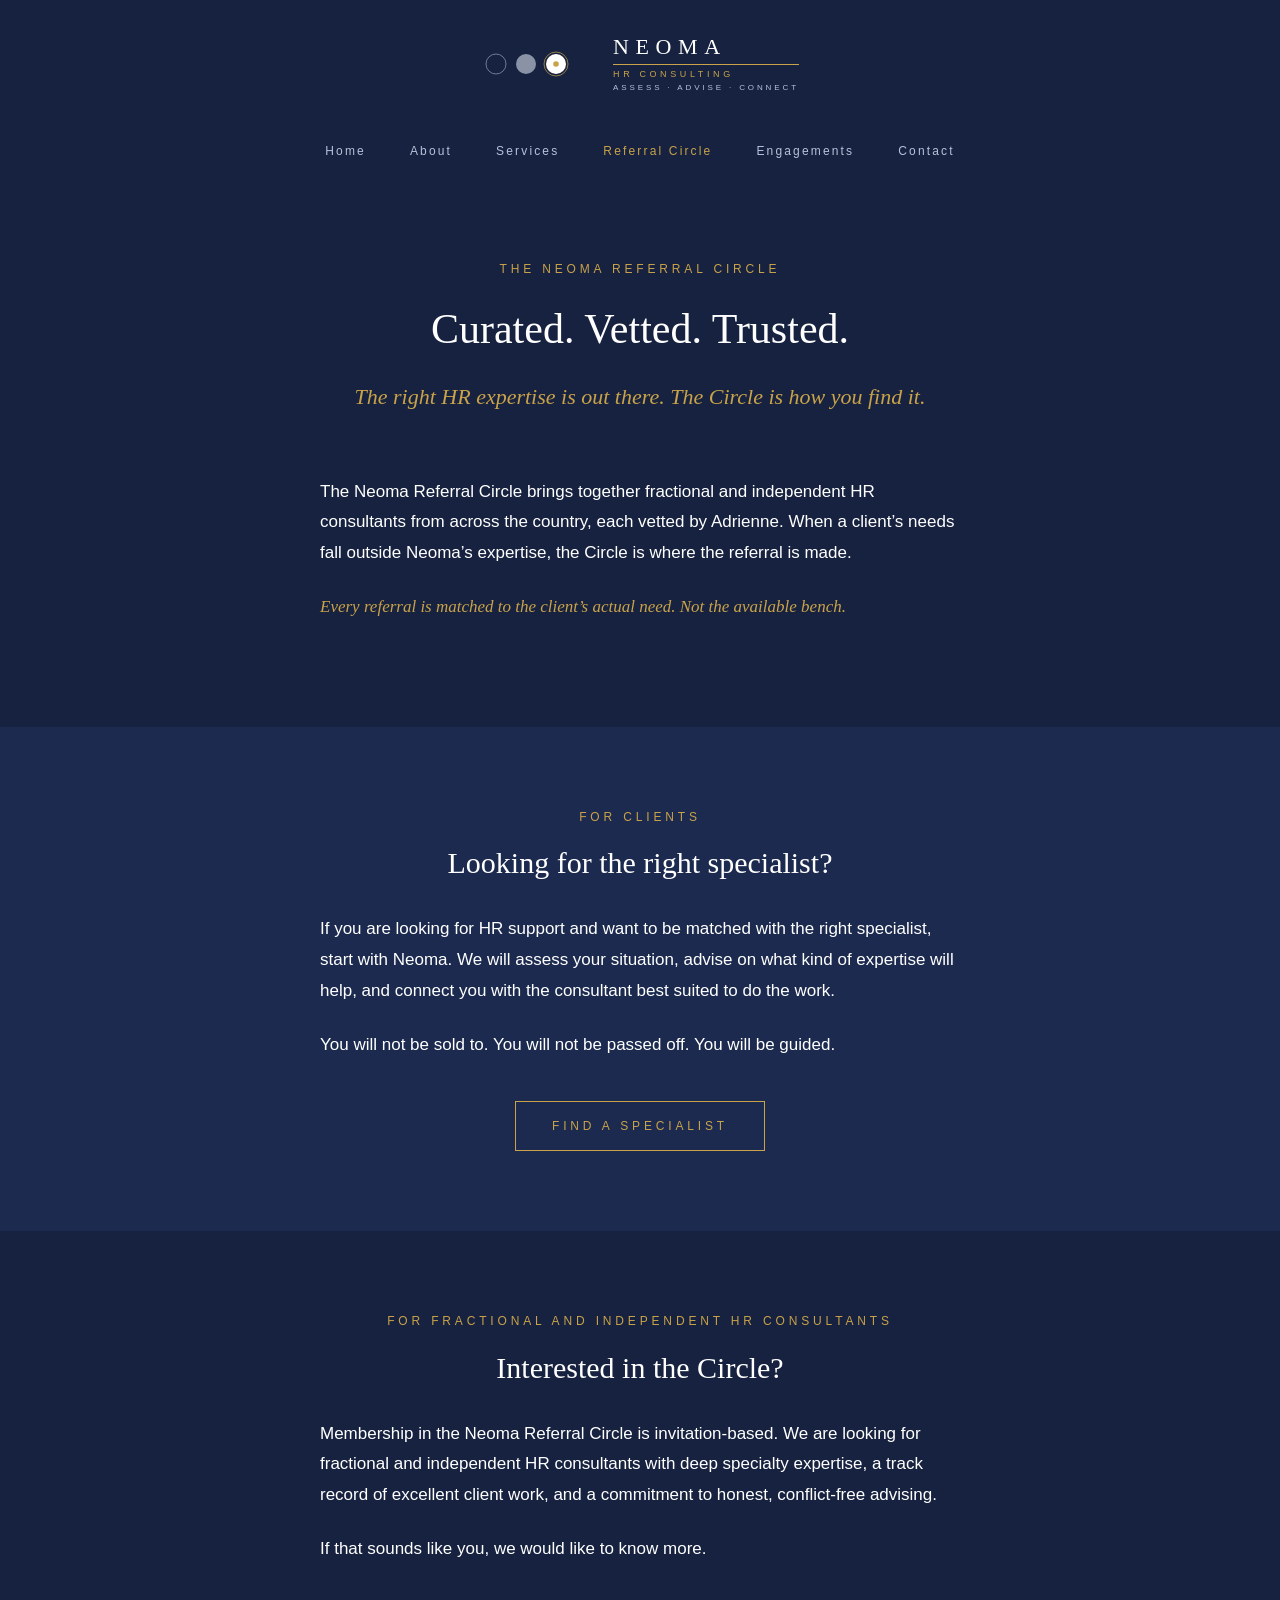
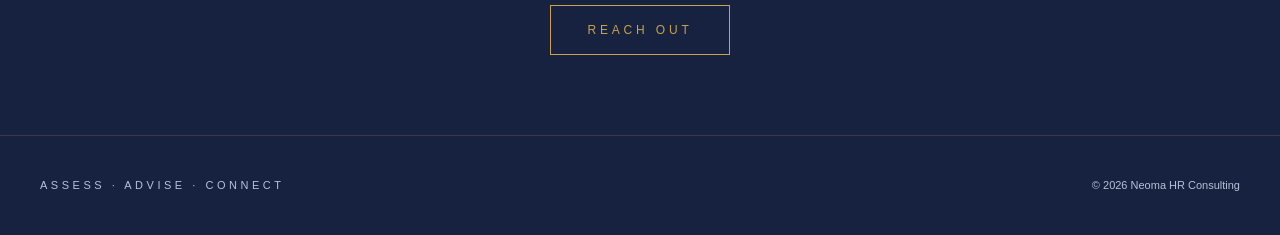
<file: referral-circle.html>
<!DOCTYPE html>
<html lang="en">
<head>
  <meta charset="UTF-8">
  <meta name="viewport" content="width=device-width, initial-scale=1.0">
  <title>The Neoma Referral Circle · Vetted HR Consultants</title>
  <meta name="description" content="Vetted fractional and independent HR consultants from across the country. When client needs fall outside Neoma, the Circle is where the referral is made. Matched to need, not bench.">
  <meta name="author" content="Adrienne Schleigh, Neoma HR Consulting">
  
  <meta property="og:type" content="website">
  <meta property="og:url" content="https://neomahr.com/referral-circle.html">
  <meta property="og:title" content="The Neoma Referral Circle">
  <meta property="og:description" content="Fractional and independent HR consultants from across the country, each vetted by Adrienne. Matched to your actual need, not the available bench.">
  <meta property="og:image" content="https://neomahr.com/assets/images/og-image.png">
  <meta property="og:site_name" content="Neoma HR Consulting">
  
  <meta name="twitter:card" content="summary_large_image">
  <meta name="twitter:title" content="The Neoma Referral Circle">
  <meta name="twitter:description" content="Fractional and independent HR consultants from across the country, each vetted by Adrienne. Matched to your actual need, not the available bench.">
  <meta name="twitter:image" content="https://neomahr.com/assets/images/og-image.png">
  
  <link rel="icon" type="image/svg+xml" href="assets/images/favicon.svg">
  <link rel="icon" type="image/png" sizes="32x32" href="assets/images/favicon-32.png">
  <link rel="apple-touch-icon" sizes="180x180" href="assets/images/favicon-180.png">
  
  <link rel="canonical" href="https://neomahr.com/referral-circle.html">
  
  <link rel="stylesheet" href="assets/styles.css">
</head>
<body>

<a href="#main-content" class="skip-link">Skip to content</a>

<header class="site-header">
  <a href="index.html" class="logo-lockup">
    <svg width="106" height="30" viewBox="0 0 106 30" xmlns="http://www.w3.org/2000/svg" aria-label="Neoma logo">
      <circle cx="15" cy="15" r="10" fill="none" stroke="#6E7A95" stroke-width="1"/>
      <circle cx="45" cy="15" r="10" fill="#8A93A6"/>
      <circle cx="75" cy="15" r="12" fill="none" stroke="#C9A24A" stroke-width="0.7"/>
      <circle cx="75" cy="15" r="10" fill="#FFFFFF"/>
      <circle cx="75" cy="15" r="2.8" fill="#C9A24A"/>
    </svg>
    <div class="wordmark">
      <div class="name">NEOMA</div>
      <div class="rule"></div>
      <div class="descriptor">HR CONSULTING</div>
      <div class="tagline">ASSESS &middot; ADVISE &middot; CONNECT</div>
    </div>
  </a>
</header>

<nav class="site-nav">
  <div class="nav-items">
    <a href="index.html">Home</a>
    <a href="about.html">About</a>
    <a href="services.html">Services</a>
    <a href="referral-circle.html" class="active">Referral Circle</a>
    <a href="engagements.html">Engagements</a>
    <a href="contact.html">Contact</a>
  </div>
</nav>

<main id="main-content">

<div class="page-header" style="padding-bottom: 2rem;">
  <p class="eyebrow">The Neoma Referral Circle</p>
  <h1>Curated. Vetted. Trusted.</h1>
  <p class="subtitle">The right HR expertise is out there. The Circle is how you find it.</p>
</div>

<section class="section" style="padding-top: 2rem;">
  <div class="section-narrow">
    <div class="prose">
      <p>The Neoma Referral Circle brings together fractional and independent HR consultants from across the country, each vetted by Adrienne. When a client&rsquo;s needs fall outside Neoma&rsquo;s expertise, the Circle is where the referral is made.</p>
      <p class="italic-gold">Every referral is matched to the client&rsquo;s actual need. Not the available bench.</p>
    </div>
  </div>
</section>

<section class="section section-light">
  <div class="section-narrow">
    <p class="eyebrow">For Clients</p>
    <h2 style="margin-bottom: 2rem;">Looking for the right specialist?</h2>
    <div class="prose">
      <p>If you are looking for HR support and want to be matched with the right specialist, start with Neoma. We will assess your situation, advise on what kind of expertise will help, and connect you with the consultant best suited to do the work.</p>
      <p>You will not be sold to. You will not be passed off. You will be guided.</p>
    </div>
    <div style="text-align: center; margin-top: 2.5rem;">
      <a href="contact.html" class="btn">Find a Specialist</a>
    </div>
  </div>
</section>

<section class="section">
  <div class="section-narrow">
    <p class="eyebrow">For Fractional and Independent HR Consultants</p>
    <h2 style="margin-bottom: 2rem;">Interested in the Circle?</h2>
    <div class="prose">
      <p>Membership in the Neoma Referral Circle is invitation-based. We are looking for fractional and independent HR consultants with deep specialty expertise, a track record of excellent client work, and a commitment to honest, conflict-free advising.</p>
      <p>If that sounds like you, we would like to know more.</p>
    </div>
    <div style="text-align: center; margin-top: 2.5rem;">
      <a href="contact.html" class="btn">Reach Out</a>
    </div>
  </div>
</section>

</main>

<footer class="site-footer">
  <div class="tagline-footer">ASSESS &middot; ADVISE &middot; CONNECT</div>
  <div class="copyright">&copy; <span id="current-year">2026</span> Neoma HR Consulting</div>
</footer>

<script>document.getElementById('current-year').textContent = new Date().getFullYear();</script>

</body>
</html>
</file>
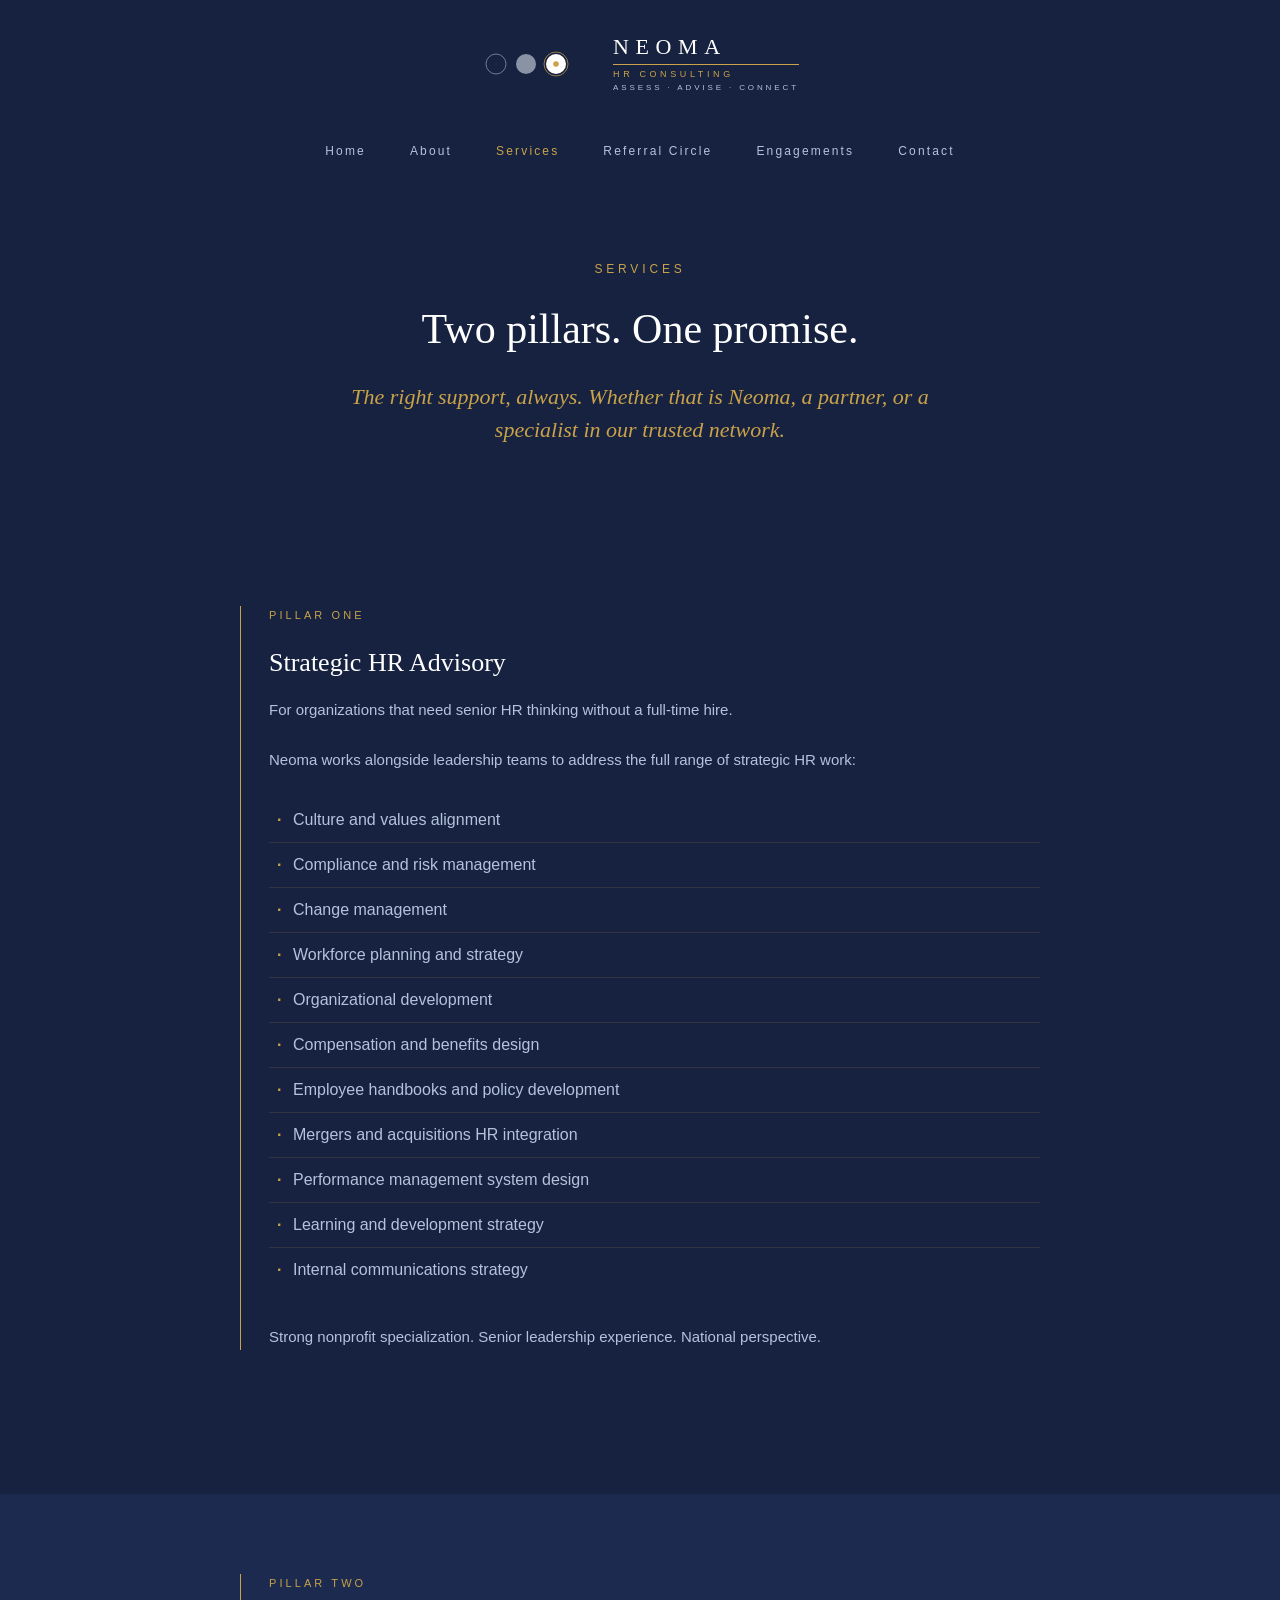
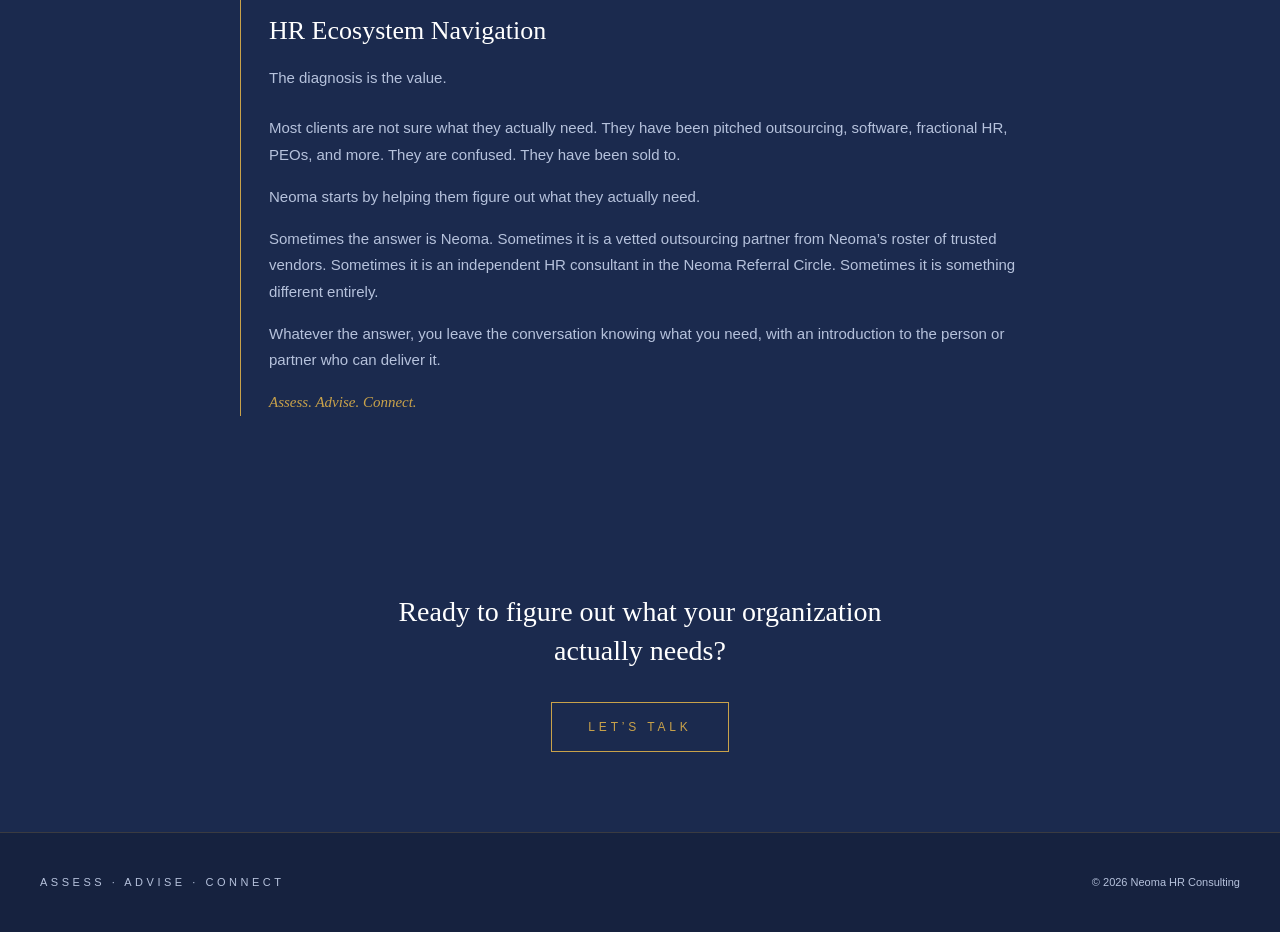
<file: services.html>
<!DOCTYPE html>
<html lang="en">
<head>
  <meta charset="UTF-8">
  <meta name="viewport" content="width=device-width, initial-scale=1.0">
  <title>HR Consulting Services · Strategic Advisory & Ecosystem Navigation · Neoma</title>
  <meta name="description" content="Two pillars of HR support: strategic advisory for organizations without a full-time HR executive, and ecosystem navigation to help clients find the right kind of support.">
  <meta name="author" content="Adrienne Schleigh, Neoma HR Consulting">
  
  <meta property="og:type" content="website">
  <meta property="og:url" content="https://neomahr.com/services.html">
  <meta property="og:title" content="Services · Neoma HR Consulting">
  <meta property="og:description" content="Strategic HR Advisory and Ecosystem Navigation. Two pillars, one promise.">
  <meta property="og:image" content="https://neomahr.com/assets/images/og-image.png">
  <meta property="og:site_name" content="Neoma HR Consulting">
  
  <meta name="twitter:card" content="summary_large_image">
  <meta name="twitter:title" content="Services · Neoma HR Consulting">
  <meta name="twitter:description" content="Strategic HR Advisory and Ecosystem Navigation. Two pillars, one promise.">
  <meta name="twitter:image" content="https://neomahr.com/assets/images/og-image.png">
  
  <link rel="icon" type="image/svg+xml" href="assets/images/favicon.svg">
  <link rel="icon" type="image/png" sizes="32x32" href="assets/images/favicon-32.png">
  <link rel="apple-touch-icon" sizes="180x180" href="assets/images/favicon-180.png">
  
  <link rel="canonical" href="https://neomahr.com/services.html">
  
  <link rel="stylesheet" href="assets/styles.css">
</head>
<body>

<a href="#main-content" class="skip-link">Skip to content</a>

<header class="site-header">
  <a href="index.html" class="logo-lockup">
    <svg width="106" height="30" viewBox="0 0 106 30" xmlns="http://www.w3.org/2000/svg" aria-label="Neoma logo">
      <circle cx="15" cy="15" r="10" fill="none" stroke="#6E7A95" stroke-width="1"/>
      <circle cx="45" cy="15" r="10" fill="#8A93A6"/>
      <circle cx="75" cy="15" r="12" fill="none" stroke="#C9A24A" stroke-width="0.7"/>
      <circle cx="75" cy="15" r="10" fill="#FFFFFF"/>
      <circle cx="75" cy="15" r="2.8" fill="#C9A24A"/>
    </svg>
    <div class="wordmark">
      <div class="name">NEOMA</div>
      <div class="rule"></div>
      <div class="descriptor">HR CONSULTING</div>
      <div class="tagline">ASSESS &middot; ADVISE &middot; CONNECT</div>
    </div>
  </a>
</header>

<nav class="site-nav">
  <div class="nav-items">
    <a href="index.html">Home</a>
    <a href="about.html">About</a>
    <a href="services.html" class="active">Services</a>
    <a href="referral-circle.html">Referral Circle</a>
    <a href="engagements.html">Engagements</a>
    <a href="contact.html">Contact</a>
  </div>
</nav>

<main id="main-content">

<div class="page-header">
  <p class="eyebrow">Services</p>
  <h1>Two pillars. One promise.</h1>
  <p class="subtitle">The right support, always. Whether that is Neoma, a partner, or a specialist in our trusted network.</p>
</div>

<section class="section">
  <div class="section-medium">
    <div class="pillar" style="margin-bottom: 4rem;">
      <p class="label">Pillar One</p>
      <h3 style="font-size: 26px;">Strategic HR Advisory</h3>
      <p style="margin-bottom: 1.5rem;">For organizations that need senior HR thinking without a full-time hire.</p>
      <p>Neoma works alongside leadership teams to address the full range of strategic HR work:</p>
      <div class="prose" style="margin-top: 1.5rem;">
        <ul>
          <li>Culture and values alignment</li>
          <li>Compliance and risk management</li>
          <li>Change management</li>
          <li>Workforce planning and strategy</li>
          <li>Organizational development</li>
          <li>Compensation and benefits design</li>
          <li>Employee handbooks and policy development</li>
          <li>Mergers and acquisitions HR integration</li>
          <li>Performance management system design</li>
          <li>Learning and development strategy</li>
          <li>Internal communications strategy</li>
        </ul>
      </div>
      <p class="italic-gold" style="margin-top: 1rem;">Strong nonprofit specialization. Senior leadership experience. National perspective.</p>
    </div>
  </div>
</section>

<section class="section section-light">
  <div class="section-medium">
    <div class="pillar">
      <p class="label">Pillar Two</p>
      <h3 style="font-size: 26px;">HR Ecosystem Navigation</h3>
      <p style="margin-bottom: 1.5rem;">The diagnosis is the value.</p>
      <div class="prose">
        <p>Most clients are not sure what they actually need. They have been pitched outsourcing, software, fractional HR, PEOs, and more. They are confused. They have been sold to.</p>
        <p>Neoma starts by helping them figure out what they actually need.</p>
        <p>Sometimes the answer is Neoma. Sometimes it is a vetted outsourcing partner from Neoma&rsquo;s roster of trusted vendors. Sometimes it is an independent HR consultant in the Neoma Referral Circle. Sometimes it is something different entirely.</p>
        <p>Whatever the answer, you leave the conversation knowing what you need, with an introduction to the person or partner who can deliver it.</p>
        <p class="italic-gold">Assess. Advise. Connect.</p>
      </div>
    </div>
  </div>
</section>

<section class="cta-section">
  <h2>Ready to figure out what your organization actually needs?</h2>
  <a href="contact.html" class="btn">Let&rsquo;s Talk</a>
</section>

</main>

<footer class="site-footer">
  <div class="tagline-footer">ASSESS &middot; ADVISE &middot; CONNECT</div>
  <div class="copyright">&copy; <span id="current-year">2026</span> Neoma HR Consulting</div>
</footer>

<script>document.getElementById('current-year').textContent = new Date().getFullYear();</script>

</body>
</html>
</file>
<file: assets/styles.css>
/* ==========================================================================
   NEOMA HR CONSULTING
   Shared stylesheet
   ========================================================================== */

/* ---------- Skip to content (accessibility) ---------- */
.skip-link {
  position: absolute;
  top: -100px;
  left: 0;
  background: var(--gold);
  color: var(--navy);
  padding: 12px 20px;
  font-size: 12px;
  font-weight: 500;
  letter-spacing: 0.20em;
  text-transform: uppercase;
  text-decoration: none;
  z-index: 1000;
  transition: top 0.2s ease;
}
.skip-link:focus {
  top: 0;
  outline: 2px solid var(--moon-light);
  outline-offset: 2px;
}

/* ---------- Reset and base ---------- */
*, *::before, *::after { box-sizing: border-box; }
html, body { margin: 0; padding: 0; }
body {
  background: #16223F;
  color: #FFFFFF;
  font-family: -apple-system, BlinkMacSystemFont, "Segoe UI", Helvetica, Arial, sans-serif;
  font-size: 16px;
  line-height: 1.7;
  -webkit-font-smoothing: antialiased;
  -moz-osx-font-smoothing: grayscale;
}
img { max-width: 100%; display: block; }
a { color: inherit; text-decoration: none; }
a:focus-visible,
button:focus-visible {
  outline: 2px solid var(--gold);
  outline-offset: 3px;
  border-radius: 1px;
}
input:focus-visible,
textarea:focus-visible {
  outline: none; /* handled by .contact-form input:focus border-color */
}

/* ---------- Brand variables ---------- */
:root {
  --navy: #16223F;
  --navy-light: #1B2A4E;
  --gold: #C9A24A;
  --moon-light: #B6C2DC;
  --stone: #8A93A6;
  --stone-dark: #6E7A95;
  --serif: Georgia, "Times New Roman", serif;
  --sans: -apple-system, BlinkMacSystemFont, "Segoe UI", Helvetica, Arial, sans-serif;
}

/* ---------- Header ---------- */
.site-header {
  padding: 2.25rem 2.5rem 1.75rem;
  text-align: center;
}
.logo-lockup {
  display: inline-flex;
  align-items: center;
  gap: 26px;
}
.logo-lockup .wordmark {
  text-align: left;
}
.logo-lockup .wordmark .name {
  font-family: var(--serif);
  font-size: 22px;
  letter-spacing: 0.30em;
  color: #FFFFFF;
  line-height: 1;
}
.logo-lockup .wordmark .rule {
  height: 0.5px;
  background: var(--gold);
  margin: 6px 0 5px;
}
.logo-lockup .wordmark .descriptor {
  font-size: 9px;
  letter-spacing: 0.40em;
  color: var(--gold);
  line-height: 1;
}
.logo-lockup .wordmark .tagline {
  font-size: 8px;
  letter-spacing: 0.36em;
  color: var(--moon-light);
  margin-top: 5px;
  line-height: 1;
}

.site-nav {
  padding: 1rem 2.5rem 2rem;
  text-align: center;
}
.site-nav .nav-items {
  display: inline-flex;
  gap: 44px;
  font-size: 12px;
  letter-spacing: 0.18em;
}
.site-nav a {
  color: var(--moon-light);
  transition: color 0.2s ease;
}
.site-nav a:hover {
  color: var(--gold);
}
.site-nav a.active {
  color: var(--gold);
}

/* ---------- Sections ---------- */
.section {
  padding: 5rem 2.5rem;
}
.section-light {
  background: var(--navy-light);
}
.section-narrow {
  max-width: 640px;
  margin: 0 auto;
}
.section-medium {
  max-width: 800px;
  margin: 0 auto;
}

/* ---------- Hero ---------- */
.hero {
  padding: 4rem 2.5rem 6rem;
  text-align: center;
}
.hero .moon-row {
  display: flex;
  justify-content: center;
  align-items: center;
  gap: 36px;
  margin-bottom: 3rem;
}
.hero h1 {
  font-family: var(--serif);
  font-size: 44px;
  font-weight: 400;
  line-height: 1.25;
  margin: 0 0 1.5rem;
  color: #FFFFFF;
  letter-spacing: 0.01em;
}
.hero .question {
  font-family: var(--serif);
  font-size: 28px;
  font-style: italic;
  font-weight: 400;
  color: var(--gold);
  margin: 0 0 2.5rem;
}
.hero .invitation {
  font-size: 16px;
  color: var(--moon-light);
  margin: 0 auto 3rem;
  max-width: 480px;
  line-height: 1.7;
}

/* ---------- Page header for non-home pages ---------- */
.page-header {
  padding: 4rem 2.5rem 5rem;
  text-align: center;
}
.page-header .eyebrow {
  font-size: 12px;
  letter-spacing: 0.32em;
  color: var(--gold);
  text-transform: uppercase;
  margin: 0 0 1.5rem;
}
.page-header h1 {
  font-family: var(--serif);
  font-size: 42px;
  font-weight: 400;
  line-height: 1.25;
  margin: 0 0 1.5rem;
  color: #FFFFFF;
}
.page-header .subtitle {
  font-family: var(--serif);
  font-style: italic;
  font-size: 22px;
  color: var(--gold);
  margin: 0 auto;
  max-width: 600px;
  line-height: 1.5;
}

/* ---------- Eyebrow + heading ---------- */
.eyebrow {
  font-size: 12px;
  letter-spacing: 0.32em;
  color: var(--gold);
  text-transform: uppercase;
  margin: 0 0 1rem;
  text-align: center;
}
.section h2 {
  font-family: var(--serif);
  font-size: 30px;
  font-weight: 400;
  text-align: center;
  margin: 0 0 3rem;
  color: #FFFFFF;
  line-height: 1.3;
}

/* ---------- Body prose ---------- */
.prose p {
  font-size: 17px;
  line-height: 1.8;
  color: #FFFFFF;
  margin: 0 0 1.5rem;
}
.prose p.italic-gold {
  font-family: var(--serif);
  font-style: italic;
  color: var(--gold);
}
.prose h2 {
  font-family: var(--serif);
  font-size: 26px;
  font-weight: 400;
  color: #FFFFFF;
  margin: 3rem 0 1rem;
  text-align: left;
}
.prose h3 {
  font-family: var(--serif);
  font-size: 20px;
  font-weight: 400;
  color: #FFFFFF;
  margin: 2.5rem 0 0.75rem;
}
.prose ul {
  list-style: none;
  padding: 0;
  margin: 0 0 2rem;
}
.prose ul li {
  font-size: 16px;
  line-height: 1.75;
  color: var(--moon-light);
  padding: 0.5rem 0 0.5rem 1.5rem;
  position: relative;
  border-bottom: 0.5px solid rgba(201, 162, 74, 0.15);
}
.prose ul li:last-child {
  border-bottom: none;
}
.prose ul li::before {
  content: "·";
  color: var(--gold);
  position: absolute;
  left: 0.5rem;
  font-weight: 700;
}

/* ---------- Pillar cards ---------- */
.pillars {
  display: grid;
  grid-template-columns: 1fr;
  gap: 2.5rem;
}
.pillar {
  border-left: 0.5px solid var(--gold);
  padding-left: 1.75rem;
}
.pillar h3 {
  font-family: var(--serif);
  font-size: 22px;
  font-weight: 400;
  color: #FFFFFF;
  margin: 0 0 0.75rem;
}
.pillar .label {
  font-size: 11px;
  letter-spacing: 0.28em;
  color: var(--gold);
  text-transform: uppercase;
  margin: 0 0 1rem;
}
.pillar p {
  font-size: 15px;
  line-height: 1.75;
  color: var(--moon-light);
  margin: 0 0 1rem;
}

/* ---------- Buttons ---------- */
.btn {
  display: inline-block;
  padding: 14px 36px;
  border: 0.5px solid var(--gold);
  color: var(--gold);
  text-decoration: none;
  font-size: 12px;
  letter-spacing: 0.32em;
  text-transform: uppercase;
  transition: background 0.2s ease, color 0.2s ease;
  cursor: pointer;
}
.btn:hover {
  background: var(--gold);
  color: var(--navy);
}

/* ---------- Closing CTA ---------- */
.cta-section {
  background: var(--navy-light);
  padding: 5rem 2.5rem;
  text-align: center;
}
.cta-section h2 {
  font-family: var(--serif);
  font-size: 28px;
  font-weight: 400;
  color: #FFFFFF;
  margin: 0 auto 2rem;
  line-height: 1.4;
  max-width: 560px;
}

/* ---------- Footer ---------- */
.site-footer {
  padding: 2.5rem;
  border-top: 0.5px solid rgba(201, 162, 74, 0.2);
  display: flex;
  justify-content: space-between;
  align-items: center;
  flex-wrap: wrap;
  gap: 1rem;
}
.site-footer .tagline-footer {
  font-size: 11px;
  letter-spacing: 0.32em;
  color: var(--moon-light);
}
.site-footer .copyright {
  font-size: 11px;
  color: var(--moon-light);
}

/* ---------- Contact form ---------- */
.contact-form {
  max-width: 560px;
  margin: 0 auto;
}
.contact-form label {
  display: block;
  font-size: 11px;
  letter-spacing: 0.24em;
  color: var(--gold);
  text-transform: uppercase;
  margin: 1.5rem 0 0.5rem;
}
.contact-form input,
.contact-form textarea {
  width: 100%;
  background: transparent;
  border: 0.5px solid rgba(182, 194, 220, 0.3);
  color: #FFFFFF;
  padding: 12px 16px;
  font-family: var(--sans);
  font-size: 15px;
  line-height: 1.6;
  transition: border-color 0.2s ease;
}
.contact-form input:focus,
.contact-form textarea:focus {
  outline: none;
  border-color: var(--gold);
}
.contact-form textarea {
  min-height: 140px;
  resize: vertical;
}
.contact-form .submit-row {
  margin-top: 2.5rem;
  text-align: center;
}

/* ---------- Contact info block ---------- */
.contact-info {
  display: grid;
  grid-template-columns: 1fr;
  gap: 1.25rem;
  max-width: 560px;
  margin: 0 auto 3rem;
}
.contact-info-row {
  display: grid;
  grid-template-columns: 100px 1fr;
  gap: 1.5rem;
  align-items: baseline;
  padding-bottom: 1rem;
  border-bottom: 0.5px solid rgba(201, 162, 74, 0.15);
}
.contact-info-row:last-child {
  border-bottom: none;
}
.contact-info-row .label {
  font-size: 11px;
  letter-spacing: 0.28em;
  color: var(--gold);
  text-transform: uppercase;
}
.contact-info-row .value {
  font-size: 16px;
  color: #FFFFFF;
}

/* ---------- Speaking engagements ---------- */
.engagement {
  padding: 1.5rem 0;
  border-bottom: 0.5px solid rgba(201, 162, 74, 0.15);
}
.engagement:last-child {
  border-bottom: none;
}
.engagement h3 {
  font-family: var(--serif);
  font-size: 20px;
  font-weight: 400;
  color: #FFFFFF;
  margin: 0 0 0.5rem;
}
.engagement p {
  font-size: 15px;
  color: var(--moon-light);
  margin: 0 0 0.75rem;
  line-height: 1.7;
}
.engagement .talk-title {
  font-family: var(--serif);
  font-style: italic;
  font-size: 16px;
  color: var(--gold);
  margin: 0 0 0.75rem;
}
.engagement .external-link {
  display: inline-block;
  font-size: 12px;
  letter-spacing: 0.20em;
  color: var(--gold);
  text-transform: uppercase;
  border-bottom: 0.5px solid rgba(201, 162, 74, 0.4);
  padding-bottom: 2px;
  margin-top: 0.25rem;
  transition: border-color 0.2s ease;
}
.engagement .external-link:hover {
  border-bottom-color: var(--gold);
}
.engagement .external-link::after {
  content: " →";
  letter-spacing: normal;
}

/* ---------- Connect links (LinkedIn etc.) ---------- */
.connect-block {
  text-align: center;
  margin-top: 2rem;
}
.connect-block .connect-prompt {
  font-size: 12px;
  letter-spacing: 0.32em;
  color: var(--gold);
  text-transform: uppercase;
  margin: 0 0 1rem;
}
.connect-block .connect-link {
  display: inline-block;
  font-family: var(--serif);
  font-size: 18px;
  color: #FFFFFF;
  border-bottom: 0.5px solid var(--gold);
  padding-bottom: 4px;
  transition: color 0.2s ease;
}
.connect-block .connect-link:hover {
  color: var(--gold);
}

/* ---------- Portrait, editorial layout ---------- */
.portrait-section {
  padding: 4rem 2.5rem 2rem;
}
.portrait-grid {
  max-width: 900px;
  margin: 0 auto;
  display: grid;
  grid-template-columns: 320px 1fr;
  gap: 3rem;
  align-items: start;
}
.portrait-frame {
  position: relative;
}
.portrait {
  width: 100%;
  height: auto;
  display: block;
}
.portrait-text {
  padding-top: 1rem;
}
.portrait-text .name {
  font-family: var(--serif);
  font-size: 28px;
  color: #FFFFFF;
  margin: 0 0 0.5rem;
  line-height: 1.2;
}
.portrait-text .credentials {
  font-size: 11px;
  letter-spacing: 0.32em;
  color: var(--gold);
  text-transform: uppercase;
  margin: 0 0 1.25rem;
  padding-bottom: 1.25rem;
  border-bottom: 0.5px solid rgba(201, 162, 74, 0.3);
}
.portrait-text .role {
  font-family: var(--serif);
  font-style: italic;
  font-size: 19px;
  color: var(--gold);
  margin: 0 0 1.5rem;
  line-height: 1.5;
}
.portrait-text p.intro {
  font-size: 15px;
  line-height: 1.75;
  color: var(--moon-light);
  margin: 0 0 1rem;
}

/* ---------- Responsive ---------- */
@media (max-width: 720px) {
  .site-header { padding: 1.75rem 1.5rem 1.25rem; }
  .logo-lockup { gap: 18px; }
  .logo-lockup svg { width: 84px; height: 24px; }
  .logo-lockup .wordmark .name { font-size: 18px; }
  .site-nav { padding: 0.75rem 1.5rem 1.5rem; }
  .site-nav .nav-items { gap: 22px; flex-wrap: wrap; justify-content: center; }
  .hero { padding: 3rem 1.5rem 4rem; }
  .hero h1 { font-size: 30px; }
  .hero .question { font-size: 22px; }
  .hero .moon-row { gap: 24px; }
  .hero .moon-row svg { width: 32px; height: 32px; }
  .section { padding: 3.5rem 1.5rem; }
  .section h2 { font-size: 24px; }
  .page-header { padding: 2.5rem 1.5rem 3.5rem; }
  .page-header h1 { font-size: 30px; }
  .page-header .subtitle { font-size: 17px; }
  .prose p { font-size: 16px; }
  .cta-section { padding: 3.5rem 1.5rem; }
  .cta-section h2 { font-size: 22px; }
  .site-footer { padding: 2rem 1.5rem; flex-direction: column; text-align: center; }
  .contact-info-row { grid-template-columns: 1fr; gap: 0.5rem; }
  .portrait-section { padding: 2.5rem 1.5rem 1.5rem; }
  .portrait-grid { grid-template-columns: 1fr; gap: 2rem; max-width: 360px; }
  .portrait-text { padding-top: 0; text-align: center; }
  .portrait-text .name { font-size: 24px; }
  .portrait-text .credentials { border-bottom-color: rgba(201, 162, 74, 0.3); }
}
</file>
